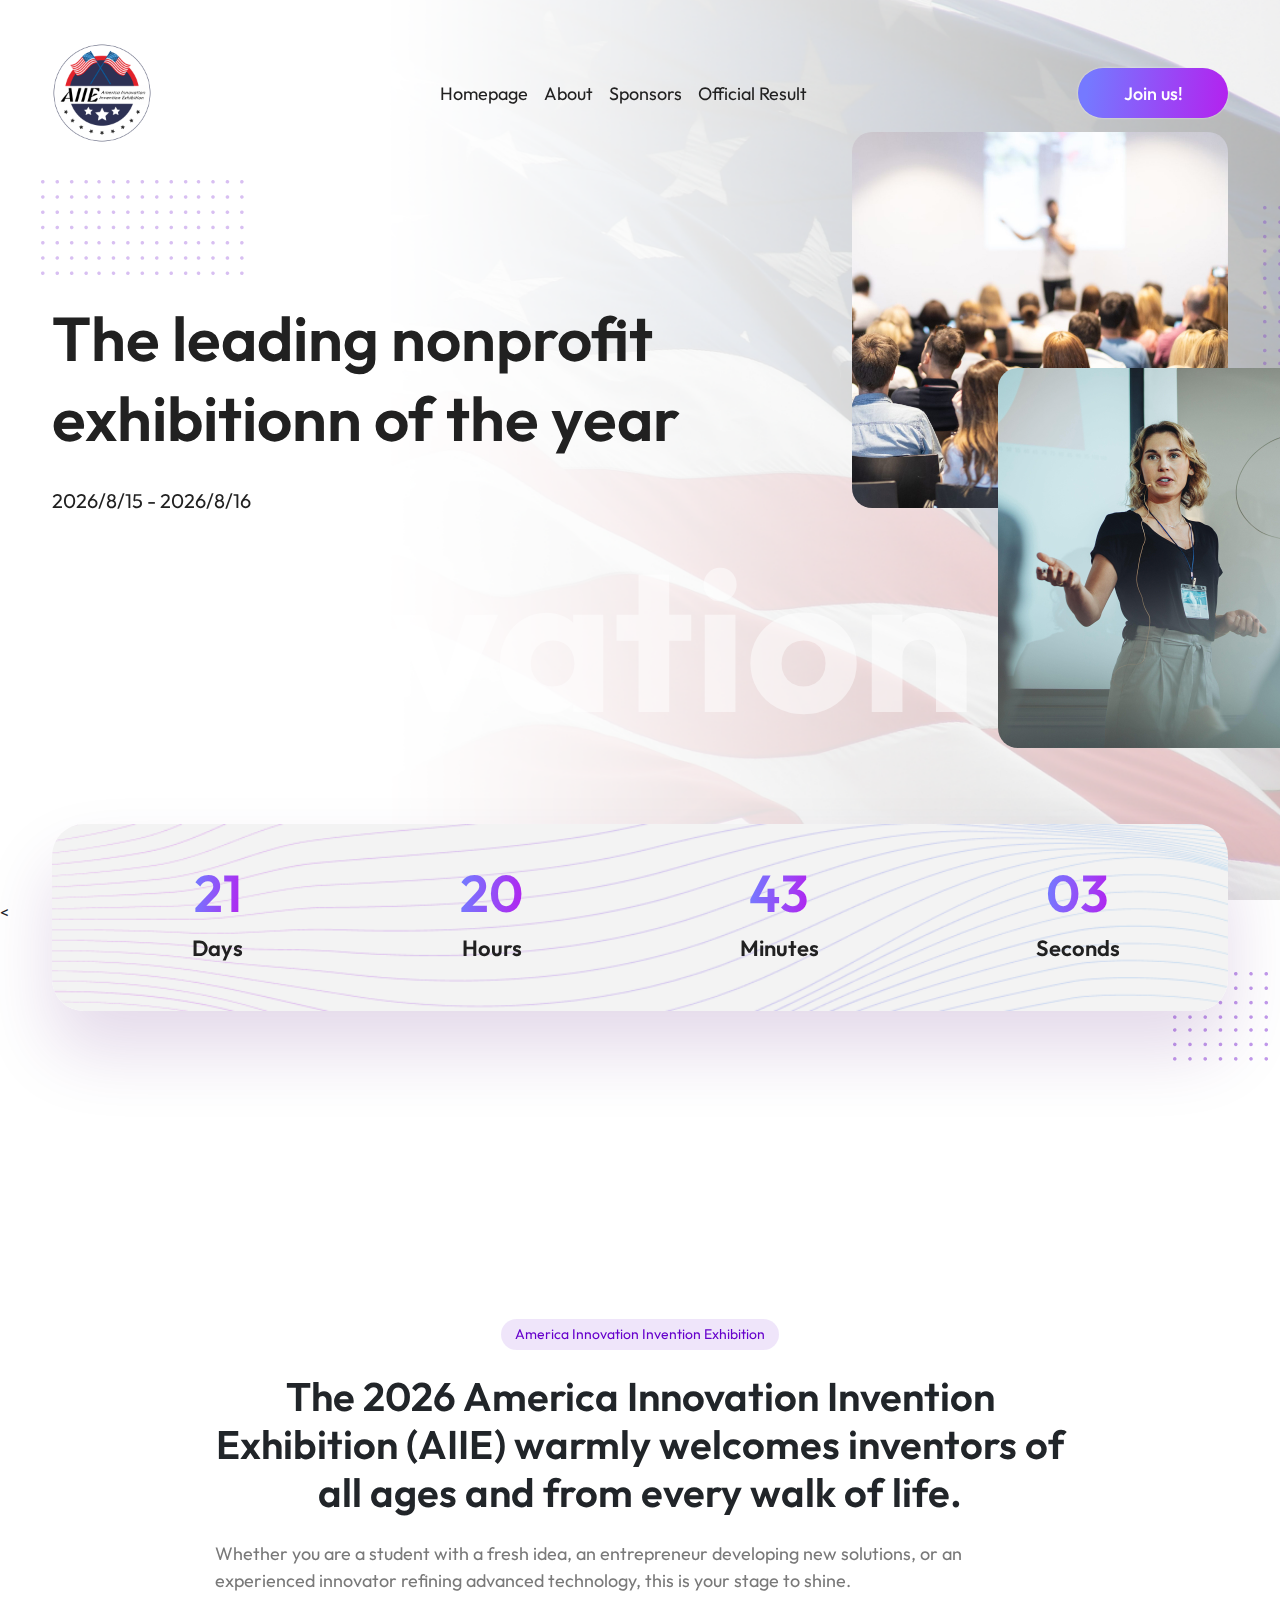
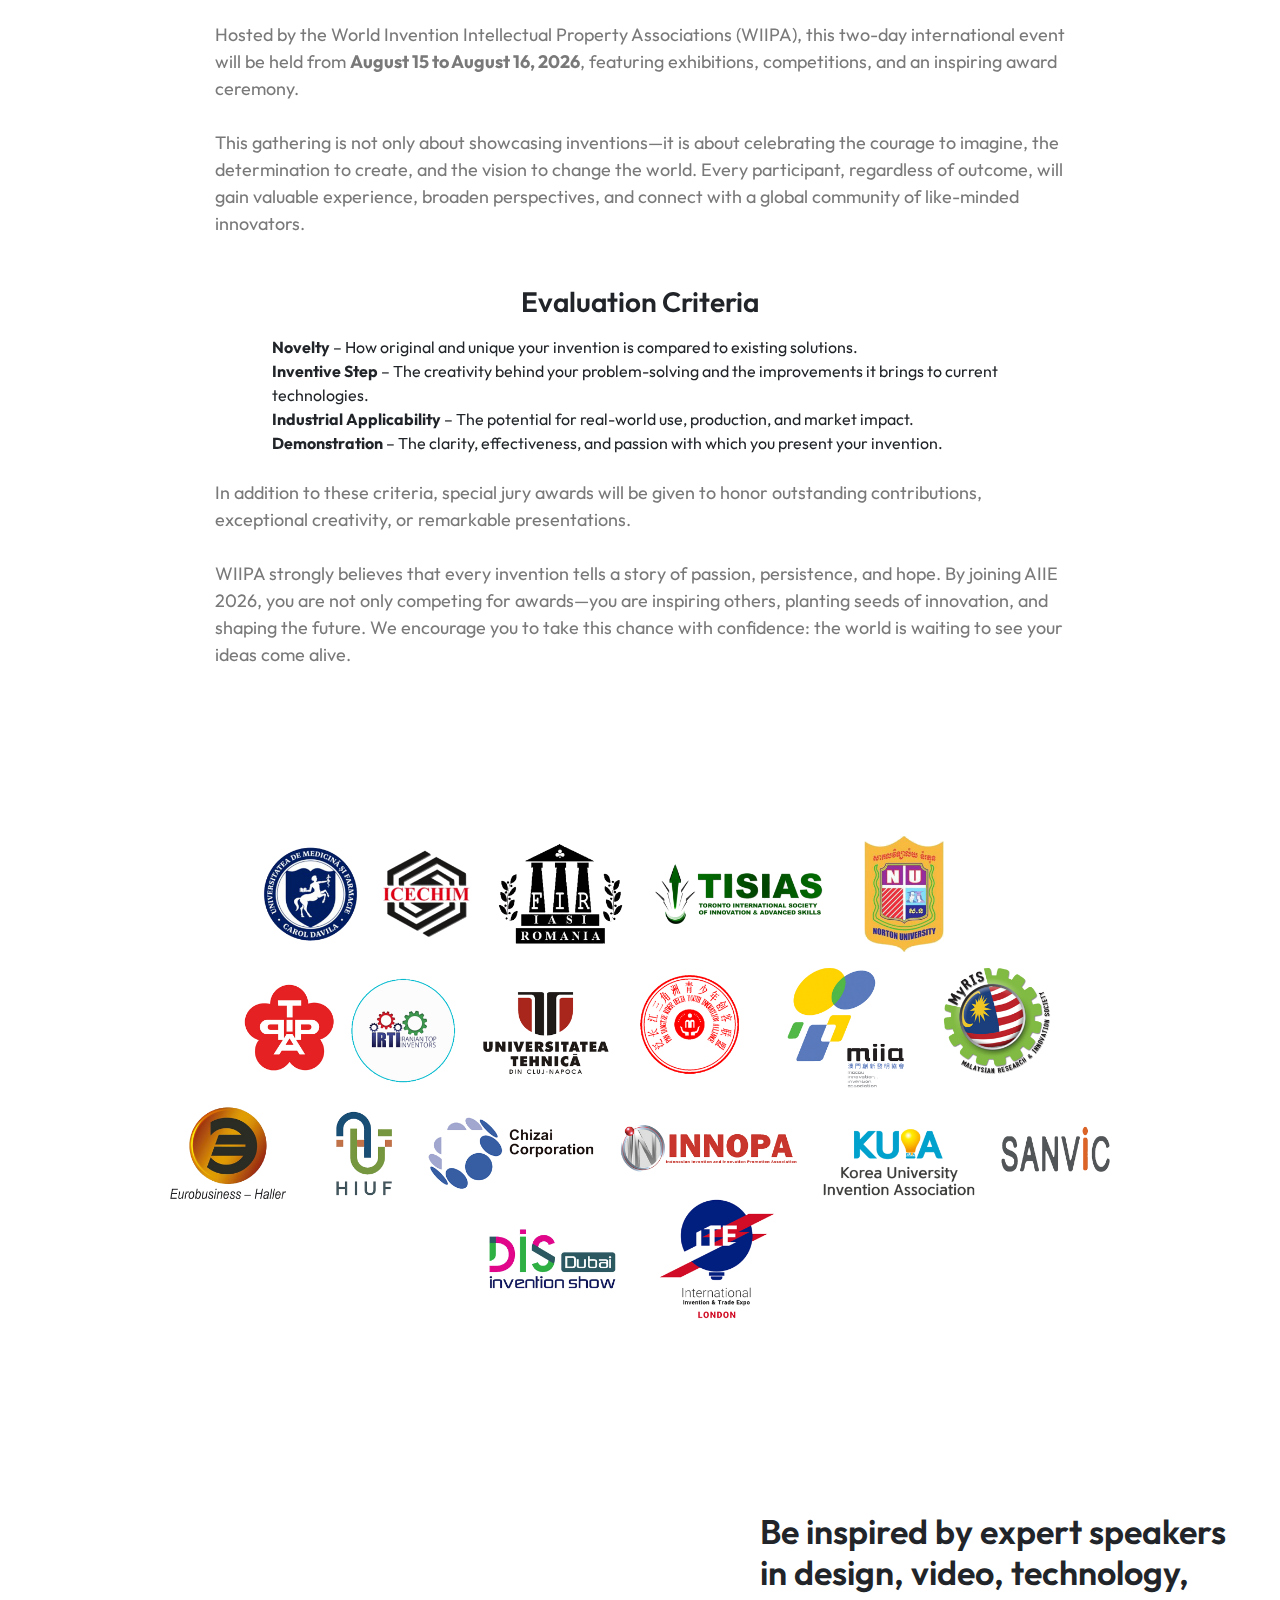
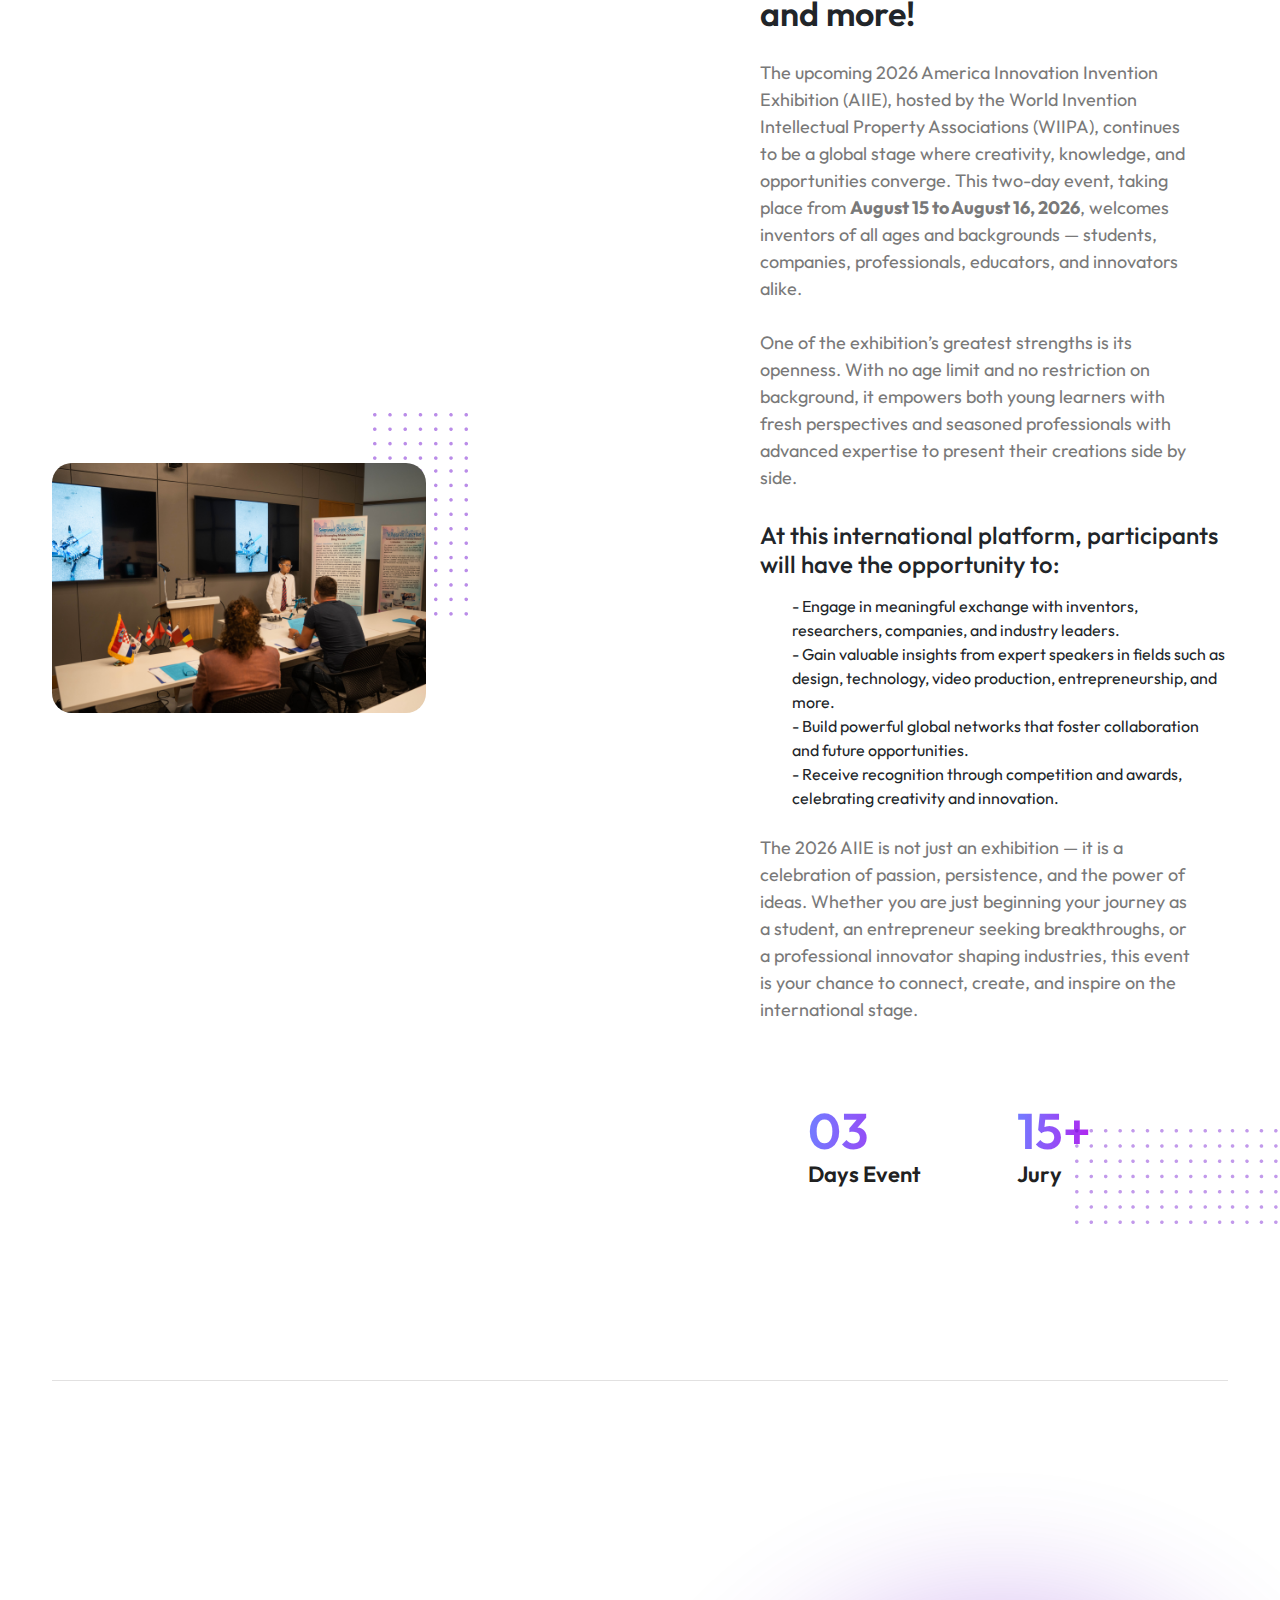
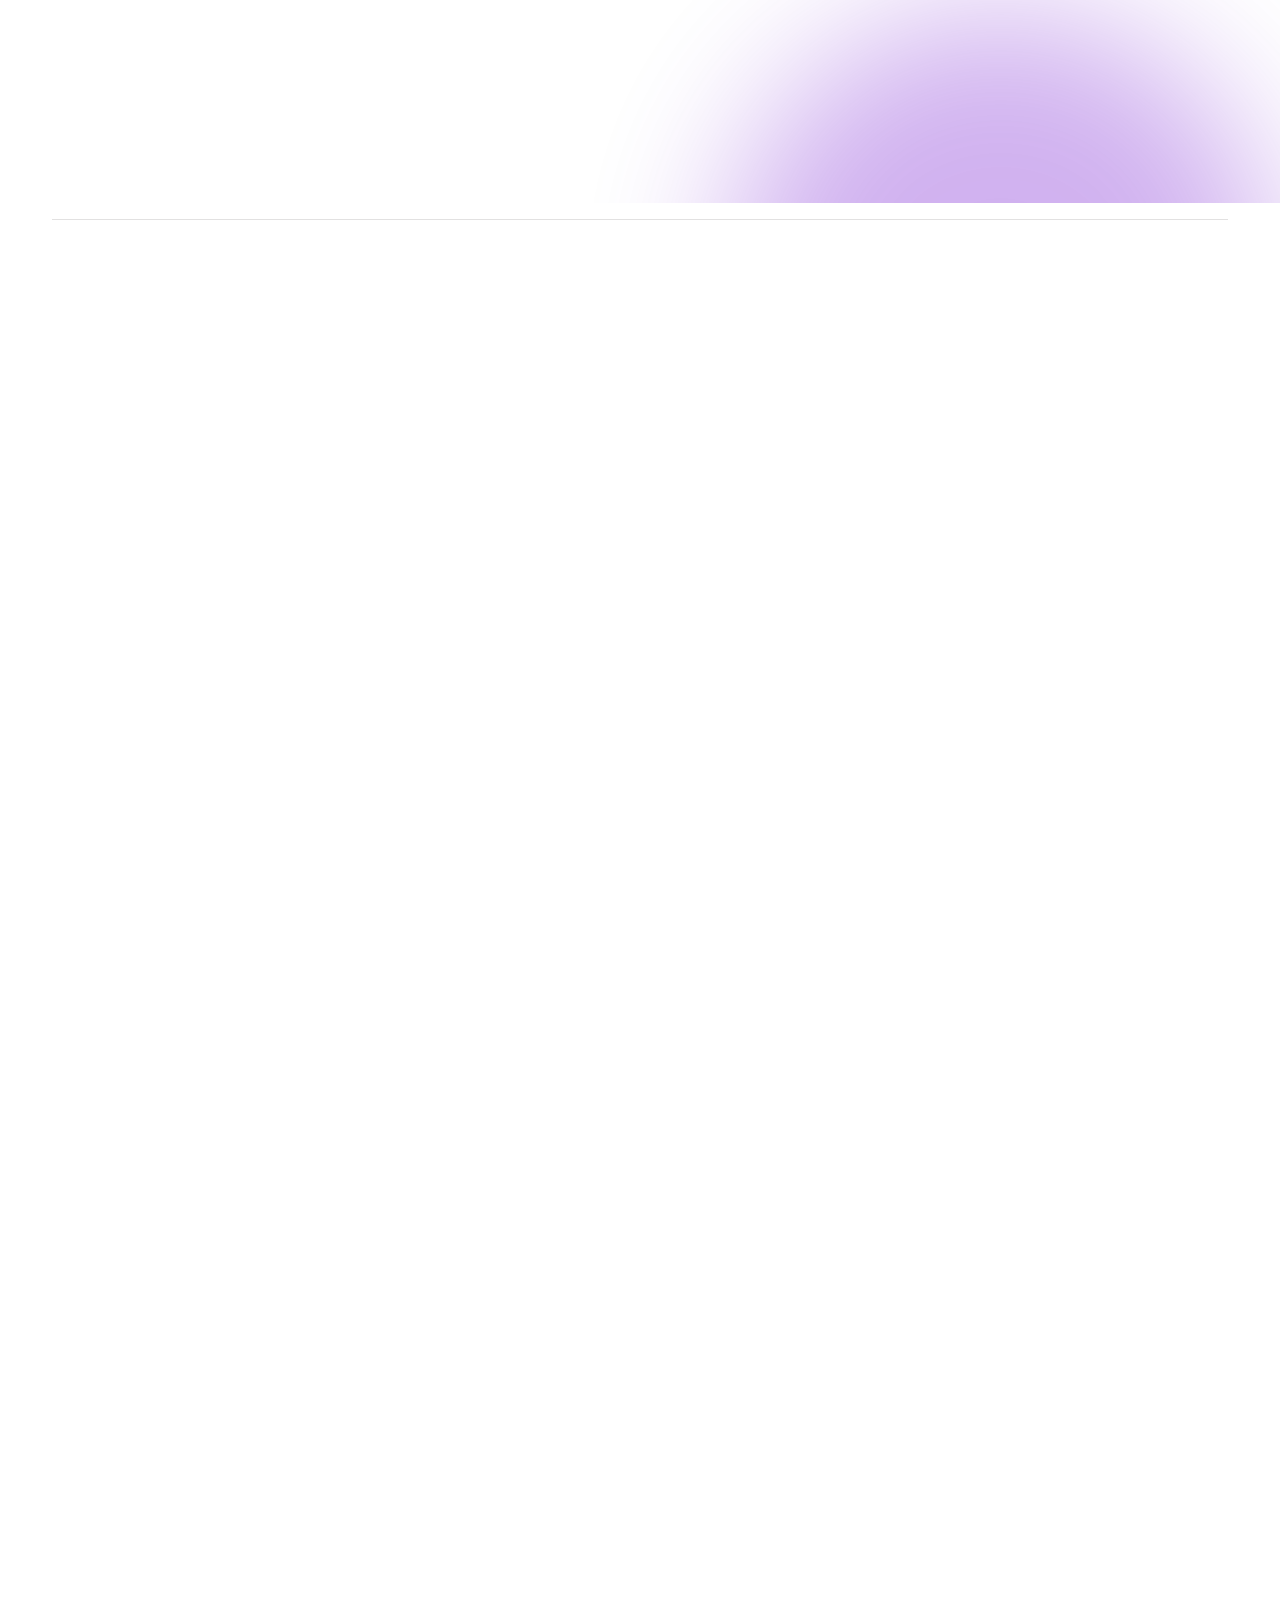
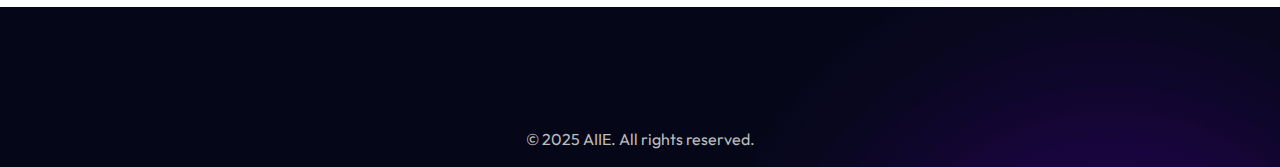
<file: index.html>
<!DOCTYPE html>
<html lang="en">
<head>
   <meta charset="UTF-8">
   <meta http-equiv="X-UA-Compatible" content="IE=edge">
   <meta name="viewport" content="width=device-width, initial-scale=1.0">
   <title>2025 America Innovation Invention Exhibition | Official Website</title>

   <!-- google font -->
   <link rel="preconnect" href="https://fonts.googleapis.com">
   <link rel="preconnect" href="https://fonts.gstatic.com" crossorigin>
   <link href="https://fonts.googleapis.com/css2?family=Outfit:wght@400;500;600;700;800&display=swap" rel="stylesheet">

   <!-- animation -->
   <link rel="stylesheet" href="https://unpkg.com/aos@next/dist/aos.css">
   <link rel="stylesheet" href="https://cdnjs.cloudflare.com/ajax/libs/animate.css/3.7.0/animate.min.css">

   <!-- magnific popup -->
   <link rel="stylesheet" href="assets/css/magnific-popup.css">

   <!-- font awesome -->
   <link rel="stylesheet" href="https://cdnjs.cloudflare.com/ajax/libs/font-awesome/6.1.2/css/all.min.css"
   integrity="sha512-1sCRPdkRXhBV2PBLUdRb4tMg1w2YPf37qatUFeS7zlBy7jJI8Lf4VHwWfZZfpXtYSLy85pkm9GaYVYMfw5BC1A=="
   crossorigin="anonymous" referrerpolicy="no-referrer">

   <!-- slik carousel -->
   <link rel="stylesheet" href="assets/css/slick-theme.css">
   <link rel="stylesheet" href="assets/css/slick.css">

   <!-- bootstrap -->
   <link rel="stylesheet" href="assets/css/bootstrap.min.css">

   <!-- css -->
   <link rel="stylesheet" href="assets/css/style.css">

</head>
<body>



   <div class="body-wrap">
      <!-- header area start -->
      <header class="header-area">
         <nav class="header-nav navbar fixed-top navbar-expand-lg position-absolute w-100">
            <div class="container header-nav-menu">
               <a class="navbar-brand" href="index.html">
                  <img src="assets/images/logo/logo.png" alt="Header Logo" width="100px">
               </a>

               <div class="collapse navbar-collapse d-none d-lg-block">
                  <ul class="navbar-nav m-auto">
                     <li class="nav-item">
                        <li class="nav-item">
                        <a href="index.html" class="nav-link py-3">Homepage</a>
                     </li>
                     <li class="nav-item">
                        <a href="#about" class="nav-link py-3">About</a>
                     </li>
                     <li class="nav-item">
                        <a href="#sponsors" class="nav-link py-3">Sponsors</a>
                     </li>
                     <li class="nav-item">
                        <a href="assets/files/2025_USA Result Final.pdf" class="nav-link py-3">Official Result</a>
                     </li>
					  </li>
				   </ul>
                  <div class="mode-and-button d-flex align-items-center">
                     <button class="header-btn custom-btn2">Join us!</button>
                  </div>
               </div>

               <!-- mobile menu -->
               <div class="mobile-view-header d-block d-lg-none d-flex gap-3 align-items-center">
                  <button class="header-btn custom-btn2">Join us!</button>

                  <a class="border rounded-1 py-1 px-2 bg-light" data-bs-toggle="offcanvas" href="#offcanvasExample" role="button" aria-controls="offcanvasExample">
                     <span class="navbar-toggler-icon nav-toggler-icon"></span>
                  </a>

                  <div class="offcanvas offcanvas-start" tabindex="-1" id="offcanvasExample" >
                     <div class="offcanvas-header">
                        <a class="navbar-brand" href="index.html">
                           <img src="assets/images/logo/logo.png" alt="Header Logo">
                        </a>
                        <button type="button" class="btn-close text-reset" data-bs-dismiss="offcanvas" aria-label="Close"></button>
                     </div>
                     <div class="offcanvas-body">
                        <div class="dropdown mt-3">
                           <ul class="navbar-nav m-auto">
                              <li class="nav-item">
                                 <a href="index.html" class="nav-link py-3">Homepages</a>
                              </li>
                              <li class="nav-item">
                                 <a href="#about" class="nav-link py-3">About</a>
                              </li>
                              <li class="nav-item">
                                 <a href="#sponsors" class="nav-link py-3">Sponsors</a>
                              </li>
                              <li class="nav-item">
                                 <a href="assets/files/2025_USA Result Final.pdf" class="nav-link py-3">Official Result</a>
                              </li>
                           </ul>
                        </div>
                     </div>
                  </div>
               </div>
               <!-- end mobile menu -->

            </div>
         </nav>

         <!-- hero sec start -->
         <section class="hero-sec"  style="background-image: url(assets/images/banner/group.png);">
            <div class="hero-slider-wrap">

               <div class="hero-slider-item overflow-hidden">
                  <div class="container">
                     <div class="row align-items-center">
                        <div class="col-lg-8 col-md-6 order-md-1 order-2">
                           <div class="slider-item-content-wrap">
                              <div class="item-content">
                                 <h3 class="item-title1">
                                    The leading nonprofit
                                    exhibitionn of the year
                                 </h3>
                                 <p class="item-sub">
                                    2026/8/15 - 2026/8/16
                                 </p>
                                 <div class="button-group">
                                 </div>
                                 <img src="assets/images/dots/dots.png" alt="Shadow Image" class="dots-1 opacity-50 img-moving-anim2">
                              </div>
                           </div>
                        </div>
                        <div class="col-lg-4 col-md-6 order-md-2 order-1">
                           <div class="item-image">
                              <div class="img-1 img-moving-anim1">
                                 <img src="assets/images/banner-slider/2.jpg" alt="Event template">
                              </div>
                              <div class="img-2 img-moving-anim2">
                                 <img src="assets/images/banner-slider/1.jpg" alt="Event template">
                              </div>
                              <img src="assets/images/dots/dots2.png" alt="Shadow Image" class="dots-2 img-moving-anim3">
                           </div>
                        </div>
                     </div>
                     <div class="highlight-text img-moving-anim4">
                        <strong class="big-title"><span class="text">Innovation</span></strong>
                     </div>
                  </div>
               </div>



            </div>
         </section>
         <!-- hero sec start -->
      </header>
      <!-- header area end -->


      <!-- info sec start -->
      <<div class="info-sec">
         <div class="container">
            <div class="info-countdown" style="background-image: url(assets/images/banner/bg.png);">
               <ul class="counter-box d-flex justify-content-around" data-countdown="2026/8/15">
               </ul>
               <div class="dots img-moving-anim2">
                  <img src="assets/images/dots/dots3.png" alt="Shadow Image">
               </div>
            </div>
            <div class="information-area">
               <center><div class="row g-4">
                  <div class="col-md-6 col-lg-4" data-aos="fade-up" data-aos-duration="600">
                     <div class="mail">
                        <div class="icon"><img src="assets/images/icon/mail.svg" alt="Mail"></div>
                        <a href="#" class="mail-link">wiipa@aiie.us</a>
                     </div>
                  </div>
                  <div class="col-md-6 col-lg-4" data-aos="fade-up" data-aos-duration="800">
                     <div class="location">
                        <div class="icon"><img src="assets/images/icon/map-pin.svg" alt="Map"></div>
                        <a href="#" class="location-link">America</a>
                     </div>
                  </div>
               </div></center>
            </div>
         </div>
      </div>
      <!-- info sec end -->

      <!-- about sec start -->
      <section id="about" class="about-sec">
         <div class="container">
            <div class="section-head col-xl-9 m-auto text-center mb-5">
              <span class="label">America Innovation Invention Exhibition</span>
<h1 class="title mb-4">
The 2026 America Innovation Invention Exhibition (AIIE) warmly welcomes inventors of all ages and from every walk of life.
</h1>
<p class="desc text-start px-3">
Whether you are a student with a fresh idea, an entrepreneur developing new solutions, or an experienced innovator refining advanced technology, this is your stage to shine.<br><br>
Hosted by the World Invention Intellectual Property Associations (WIIPA), this two-day international event will be held from <strong>August 15 to August 16, 2026</strong>, featuring exhibitions, competitions, and an inspiring award ceremony.<br><br>
This gathering is not only about showcasing inventions—it is about celebrating the courage to imagine, the determination to create, and the vision to change the world. Every participant, regardless of outcome, will gain valuable experience, broaden perspectives, and connect with a global community of like-minded innovators.
</p>
<h3 class="mt-5 mb-3">Evaluation Criteria</h3>
<ul class="text-start mx-auto" style="max-width:800px;">
<li><strong>Novelty</strong> – How original and unique your invention is compared to existing solutions.</li>
<li><strong>Inventive Step</strong> – The creativity behind your problem-solving and the improvements it brings to current technologies.</li>
<li><strong>Industrial Applicability</strong> – The potential for real-world use, production, and market impact.</li>
<li><strong>Demonstration</strong> – The clarity, effectiveness, and passion with which you present your invention.</li>
</ul>
<p class="desc text-start px-3 mt-4">
In addition to these criteria, special jury awards will be given to honor outstanding contributions, exceptional creativity, or remarkable presentations.<br><br>
WIIPA strongly believes that every invention tells a story of passion, persistence, and hope. By joining AIIE 2026, you are not only competing for awards—you are inspiring others, planting seeds of innovation, and shaping the future. We encourage you to take this chance with confidence: the world is waiting to see your ideas come alive.
</p>
            </div>
         </div>
      </section>
      <!-- about sec end -->



      <!-- brand sec start -->
      <div id="sponsors" class="brand-sec">
         <center><div class="container">
         <img src="assets/images/brand/partner.png" width="80%" alt="Brand Image 1">
         </div></center>
      </div>
      <!-- brand sec end -->

      <!-- video sec start -->
      <section class="video-sec" data-src="assets/images/banner/home-conference-video-bg.svg" data-parallax>
         <div class="container">
            <div class="row align-items-center">
               <div class="col-lg-6">
                  <div class="video-wrap">
                     <div class="video-image img-moving-anim1">
                        <img src="assets/images/photo/DSC09157-78.jpg" alt="Video Image 1">
                     </div>
                     <div class="dots img-moving-anim2">
                        <img src="assets/images/dots/dots6.png" alt="Shadow Image">
                     </div>
                  </div>
               </div>
               <div class="col-lg-6">
                  <div class="video-content-wrap">
                    <h2 class="title mb-4">
Be inspired by expert speakers in design, video, technology, and more!
</h2>
<p class="desc text-start">
The upcoming 2026 America Innovation Invention Exhibition (AIIE), hosted by the World Invention Intellectual Property Associations (WIIPA), continues to be a global stage where creativity, knowledge, and opportunities converge. This two-day event, taking place from <strong>August 15 to August 16, 2026</strong>, welcomes inventors of all ages and backgrounds — students, companies, professionals, educators, and innovators alike.<br><br>
One of the exhibition’s greatest strengths is its openness. With no age limit and no restriction on background, it empowers both young learners with fresh perspectives and seasoned professionals with advanced expertise to present their creations side by side.
</p>
<h4 class="mt-4 mb-3">At this international platform, participants will have the opportunity to:</h4>
<ul class="text-start">
<li>- Engage in meaningful exchange with inventors, researchers, companies, and industry leaders.</li>
<li>- Gain valuable insights from expert speakers in fields such as design, technology, video production, entrepreneurship, and more.</li>
<li>- Build powerful global networks that foster collaboration and future opportunities.</li>
<li>- Receive recognition through competition and awards, celebrating creativity and innovation.</li>
</ul>
<p class="desc text-start mt-4">
The 2026 AIIE is not just an exhibition — it is a celebration of passion, persistence, and the power of ideas. Whether you are just beginning your journey as a student, an entrepreneur seeking breakthroughs, or a professional innovator shaping industries, this event is your chance to connect, create, and inspire on the international stage.
</p>
                     <div class="management d-flex">
                        <h3 class="event count-block p-lg-5 p-3"><span>03</span>Days Event</h3>
                        <h3 class="speakers count-block p-lg-5 p-3"><span>15+</span>Jury</h3>
                     </div>
                     <div class="dots img-moving-anim3">
                        <img src="assets/images/dots/dots7.png" alt="Shadow Image">
                     </div>
                  </div>
               </div>
            </div>
         </div>
      </section>
      <!-- video sec end -->


      <div class="container">
         <hr>
      </div>
      <!-- cta sec start-->
      <section class="cta-sec">
         <div class="container">
            <div class="cta-content-wrap text-center" data-aos="fade-right" data-aos-duration="1000">
               <h2 class="cta-title  m-auto mb-4 mx-5">
                  Join us for Eventor Collaborative
               </h2>
               <p class="desc mb-5">
                   Thank you very much for your continued support and we hope to get your
valuable presence in this momentous event for another milestone in the world of invention exhibition.
               </p>
               <div class="dots">
                  <img src="assets/images/dots/dots9.png" alt="Shadow Image" class="cta-dots-1 img-moving-anim1">
                  <img src="assets/images/dots/dots10.png" alt="Shadow Image" class="cta-dots-2 img-moving-anim2">
               </div>
            </div>
         </div>
         <div class="shape">
            <img src="assets/images/shape/4.svg" alt="Shape">
         </div>
      </section>
      <!-- cta sec end-->

	<div class="container">
         <hr>
      </div>

	<!-- gallery sec start -->
      <section class="gallery-sec" data-aos="fade-up" data-aos-duration="1200">
         <div class="container-fluid">
         <div class="col-xl-8 section-head text-center m-auto mb-5">
            <span class="label">Gallery</span>
            <h2 class="title ">
               Photos from the Event
            </h2>
         </div>

         <center><div class="image-gallery-wrap zoom-gallery d-flex align-items-center">

            <div class="row g-4">
               <div class="col-md-6 col-lg-4">
                  <div class="image-gallery-item" data-aos="fade-up" data-aos-duration="1000">
                     <a class="item-thumb" href="assets/images/photo/DSC09278-124.jpg">
                        <img src="assets/images/photo/DSC09278-124.jpg" alt="Image Gallery 1">
                     </a>

                  </div>
               </div>
               <div class="col-md-6 col-lg-4">
                  <div class="image-gallery-item" data-aos="fade-up" data-aos-duration="800">
                     <a class="item-thumb" href="assets/images/photo/DSC09684-285.jpg">
                        <img src="assets/images/photo/DSC09684-285.jpg" alt="Image Gallery 2">
                     </a>
                  </div>
               </div>
				<div class="col-md-6 col-lg-4">
                  <div class="image-gallery-item" data-aos="fade-up" data-aos-duration="1000">
                     <a class="item-thumb" href="assets/images/photo/DSC09333-147.jpg">
                        <img src="assets/images/photo/DSC09333-147.jpg" alt="Image Gallery 1">
                     </a>

                  </div>
               </div>
            </div>
         </div></center>
      </div>
      </section>
      <!-- gallery sec end -->


      <!-- contact sec start -->
      <section class="contact-sec" data-aos="zoom-in" data-aos-duration="1000">
         <div class="container">
            <div class="col-xl-5 section-head text-center m-auto mb-5">
               <span class="label">Contact us</span>
               <h2 class="title mx-2">
                  We are here when you need us.
                  Need immediate assistance?
               </h2>
            </div>
            <div class="contact-wrap bg-none p-0">
               <div class="dots">
                  <img src="assets/images/dots/dots13.png" alt="Shadow Image" class="contact-dots-1 img-moving-anim2">
               </div>
               <div class="contact-wrap row py-4 px-3 contact align-items-center m-0">
                  <div class="col-lg-4">
                     <div class="contact-thumb-wrap" style="background-image: url(assets/images/banner/contact-bg.png);">
                        <div class="contact-content">
                           <h5 class="title text-white">Contact Us</h5>
                           <p class="desc">
                              Get in touch and let us know how
                              we can help.
                           </p>
                           <div class="info">
                              <a class="icon d-block mb-3">
                                 <img src="assets/images/icon/mail1.svg" alt="Mail" style="color: #fff;"> wiipa@aiie.us
                              </a>
                              <a class="location d-block mb-3">
                                 <img src="assets/images/icon/map-pin2.svg" alt="Map"> San Diego.CA
                              </a>

                           </div>
                        </div>
                     </div>
                  </div>
                  <div class="col-lg-8 mt-4 mt-lg-0">
                     <form class="contact-form">
                        <div class="row gy-3">
                           <div class="col-lg-6">
                              <label for="exampleFormControlInput1" class="form-label">First Name</label>
                              <input type="text" class="form-control" id="exampleFormControlInput1" placeholder="Your First Name" required>
                           </div>
                           <div class="col-lg-6">
                              <label for="exampleFormControlInput2" class="form-label">Last Name</label>
                              <input type="text" class="form-control" id="exampleFormControlInput2" placeholder="Your Last Name" required>
                           </div>
                           <div class="col-lg-6">
                              <label for="exampleFormControlInput3" class="form-label">Email address</label>
                              <input type="email" class="form-control" id="exampleFormControlInput3" placeholder="Enter Email" required>
                           </div>
                           <div class="col-lg-6">
                              <label for="exampleFormControlInput4" class="form-label">Subject</label>
                              <input type="text" class="form-control" id="exampleFormControlInput4" placeholder="Enter Subject" required>
                           </div>
                        </div>
                        <div class="mb-3">

                        </div>
                        <div class="text-area col-12 mb-3">
                           <label for="exampleFormControlTextarea1" class="form-label">Textarea</label>
                           <textarea class="form-control" id="exampleFormControlTextarea1" rows="3" placeholder="Enter Your Comment" ></textarea>
                        </div>
                        <button class="custom-btn2" type="button" onclick="window.location.href='mailto:wiipa@aiie.us'">Submit</button>
                     </form>
                  </div>
               </div>

               <div class="dots">
                  <img src="assets/images/dots/dots14.png" alt="Shadow Image" class="contact-dots-2 img-moving-anim3">
               </div>
            </div>
         </div>
      </section>


      <!-- footer area start -->
      <footer class="footer-area" style="background-image: url(assets/images/banner/Footer.png);">
         <div class="container">
            <div class="footer-top">
            </div>

            <div class="footer-copyright-area text-center pb-3">
               <span>© 2025 AIIE. All rights reserved.</span>
            </div>
         </div>
      </footer>
      <!-- footer area end -->




      <!-- Modal -->
      <div class="modal fade popup-modal" id="staticBackdrop" data-bs-backdrop="static" data-bs-keyboard="false" tabindex="-1" aria-hidden="true">
         <div class="modal-dialog modal-lg popup-dialogue modal-dialog-centered">
            <div class="modal-content popup-content p-4 bg-white">
               <button type="button" class="btn btn-secondary  ms-auto" data-bs-dismiss="modal"><i class="fa-solid fa-xmark"></i></button>

               <div class="modal-body popup-body">
                  <iframe width="100%" height="400" src="https://www.youtube.com/embed/1dtzSRlfBDk" allow="accelerometer; autoplay; clipboard-write; encrypted-media; gyroscope; picture-in-picture" allowfullscreen></iframe>
               </div>

            </div>
         </div>
      </div>

      <!-- Button trigger modal -->

      <!-- Modal 2 -->
      <div class="modal  popup-box fade" id="exampleModal" tabindex="-1" aria-hidden="true">
         <div class="modal-dialog popup-box-dialog modal-dialog-centered">
            <div class="modal-content popup-box-content">
               <div class="popup-card" style="width:100%">
                  <button type="button" class="btn popup2-btn  ms-auto" data-bs-dismiss="modal"><i class="fa-solid fa-xmark"></i></button>
                  <img src="assets/images/popup.png" class="card-img-top" alt="popup-bg">
                  <div class="card-body popup-card-body">
                     <div class="popup-title-area">
                        <p class="popup-sub">October 2, 2023</p>
                        <h5 class="card-title popup-title">Virtual sessions. Eventor Live@MAX</h5>
                     </div>
                     <a href="#" class="btn popup-play" data-bs-toggle="modal" data-bs-target="#staticBackdrop"><i class="fa-solid fa-play"></i></a>
                  </div>

                     <div id="eventbrite-widget-container-443112520477"></div>

                     <script src="https://www.eventbrite.com/static/widgets/eb_widgets.js"></script>

                     <script type="text/javascript">
                        var exampleCallback = function() {
                           console.log('Order complete!');
                        };

                        window.EBWidgets.createWidget({
                           // Required
                           widgetType: 'checkout',
                           eventId: '443112520477',
                           iframeContainerId: 'eventbrite-widget-container-443112520477',

                           // Optional
                           iframeContainerHeight: 425,  // Widget height in pixels. Defaults to a minimum of 425px if not provided
                           onOrderComplete: exampleCallback  // Method called when an order has successfully completed
                        });
                     </script>

               </div>
            </div>
         </div>
      </div>



   </div>
   <!-- jquery -->
   <script src="assets/js/jquery.min.js"></script>
   <script src="assets/js/jquery.countdown.min.js"></script>

   <!-- animation -->
   <script src="https://unpkg.com/aos@next/dist/aos.js"></script>

   <!-- magnific popup -->
   <script src="assets/js/jquery.magnific-popup.min.js"></script>

   <!-- bootstrap -->
   <script src="assets/js/bootstrap.min.js"></script>

   <!-- slick -->
   <script src="assets/js/slick.min.js"></script>

   <!-- parallax js -->
   <script src="assets/js/parallax.min.js"></script>

   <!-- javaScript -->
   <script src="assets/js/main.js"></script>

   <!-- color switch -->
   <script src="color-switch/switch.js"></script>


</body>
</html>
</file>
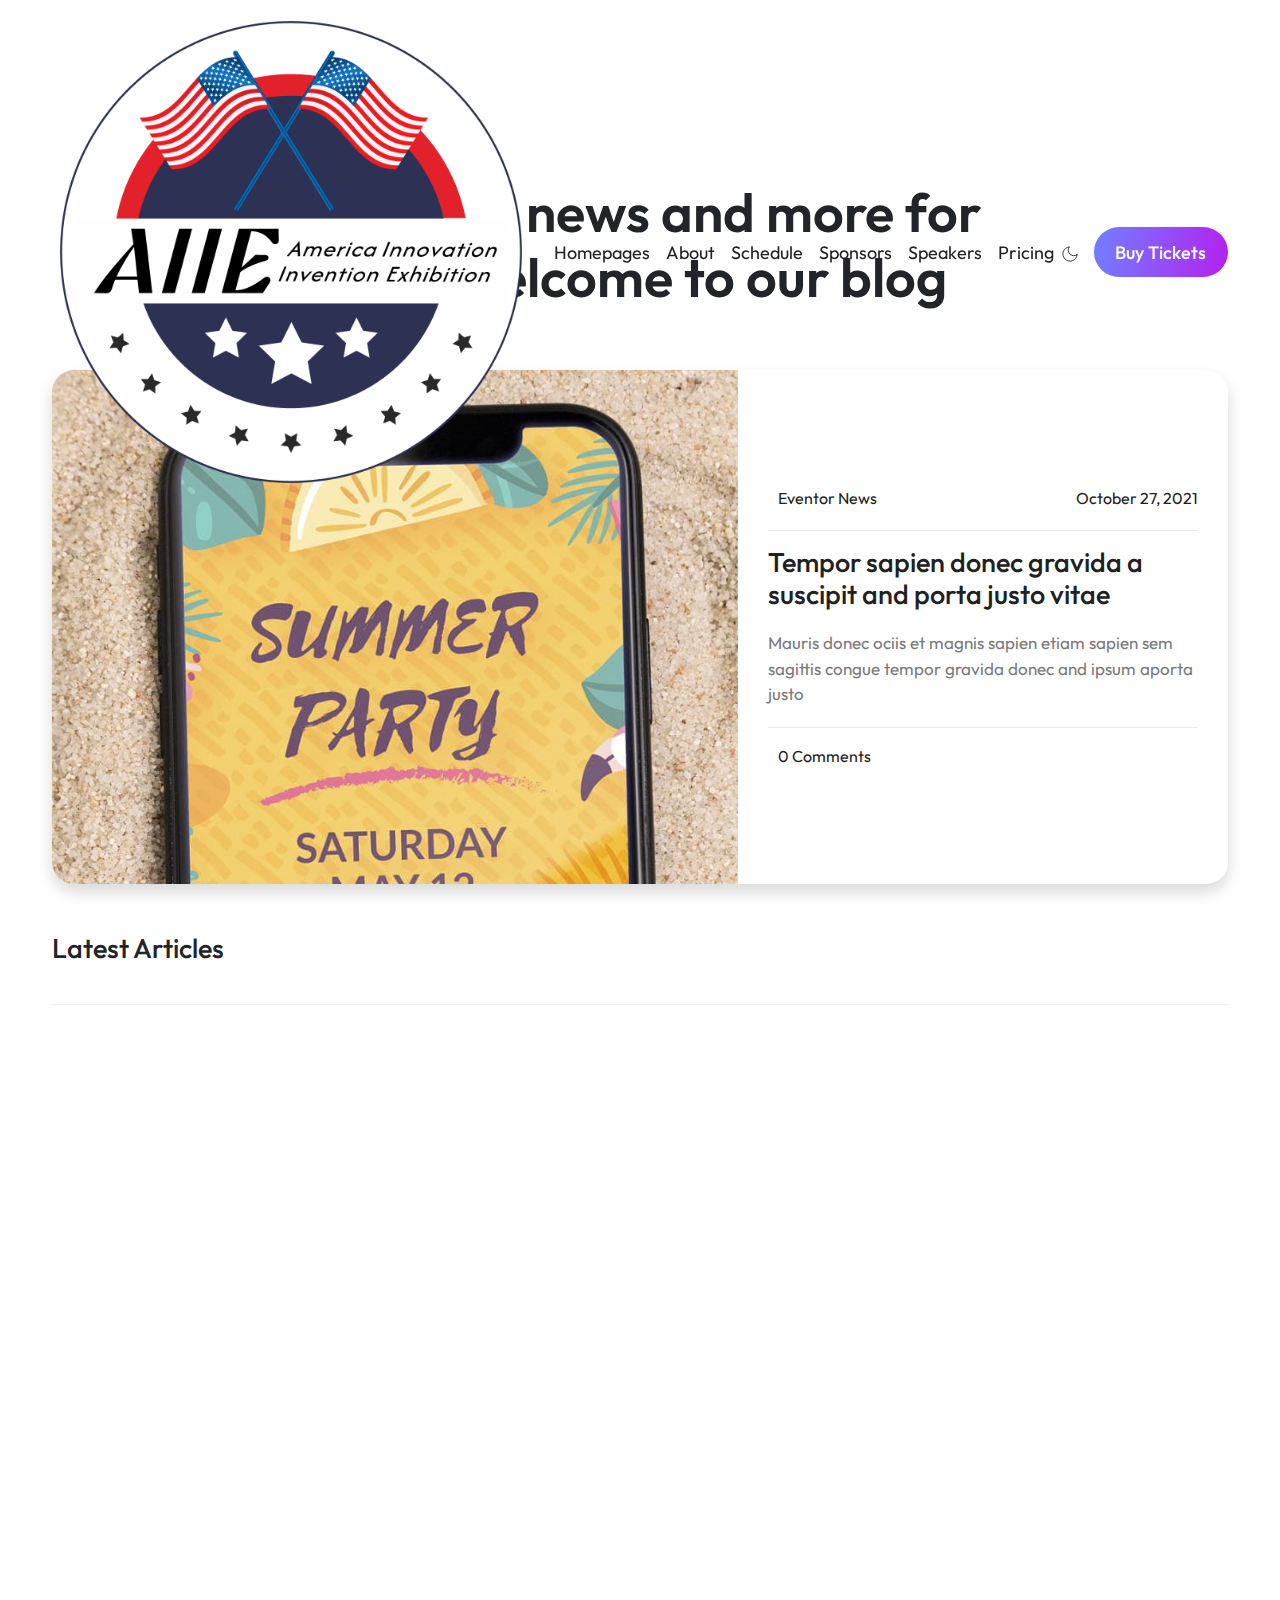
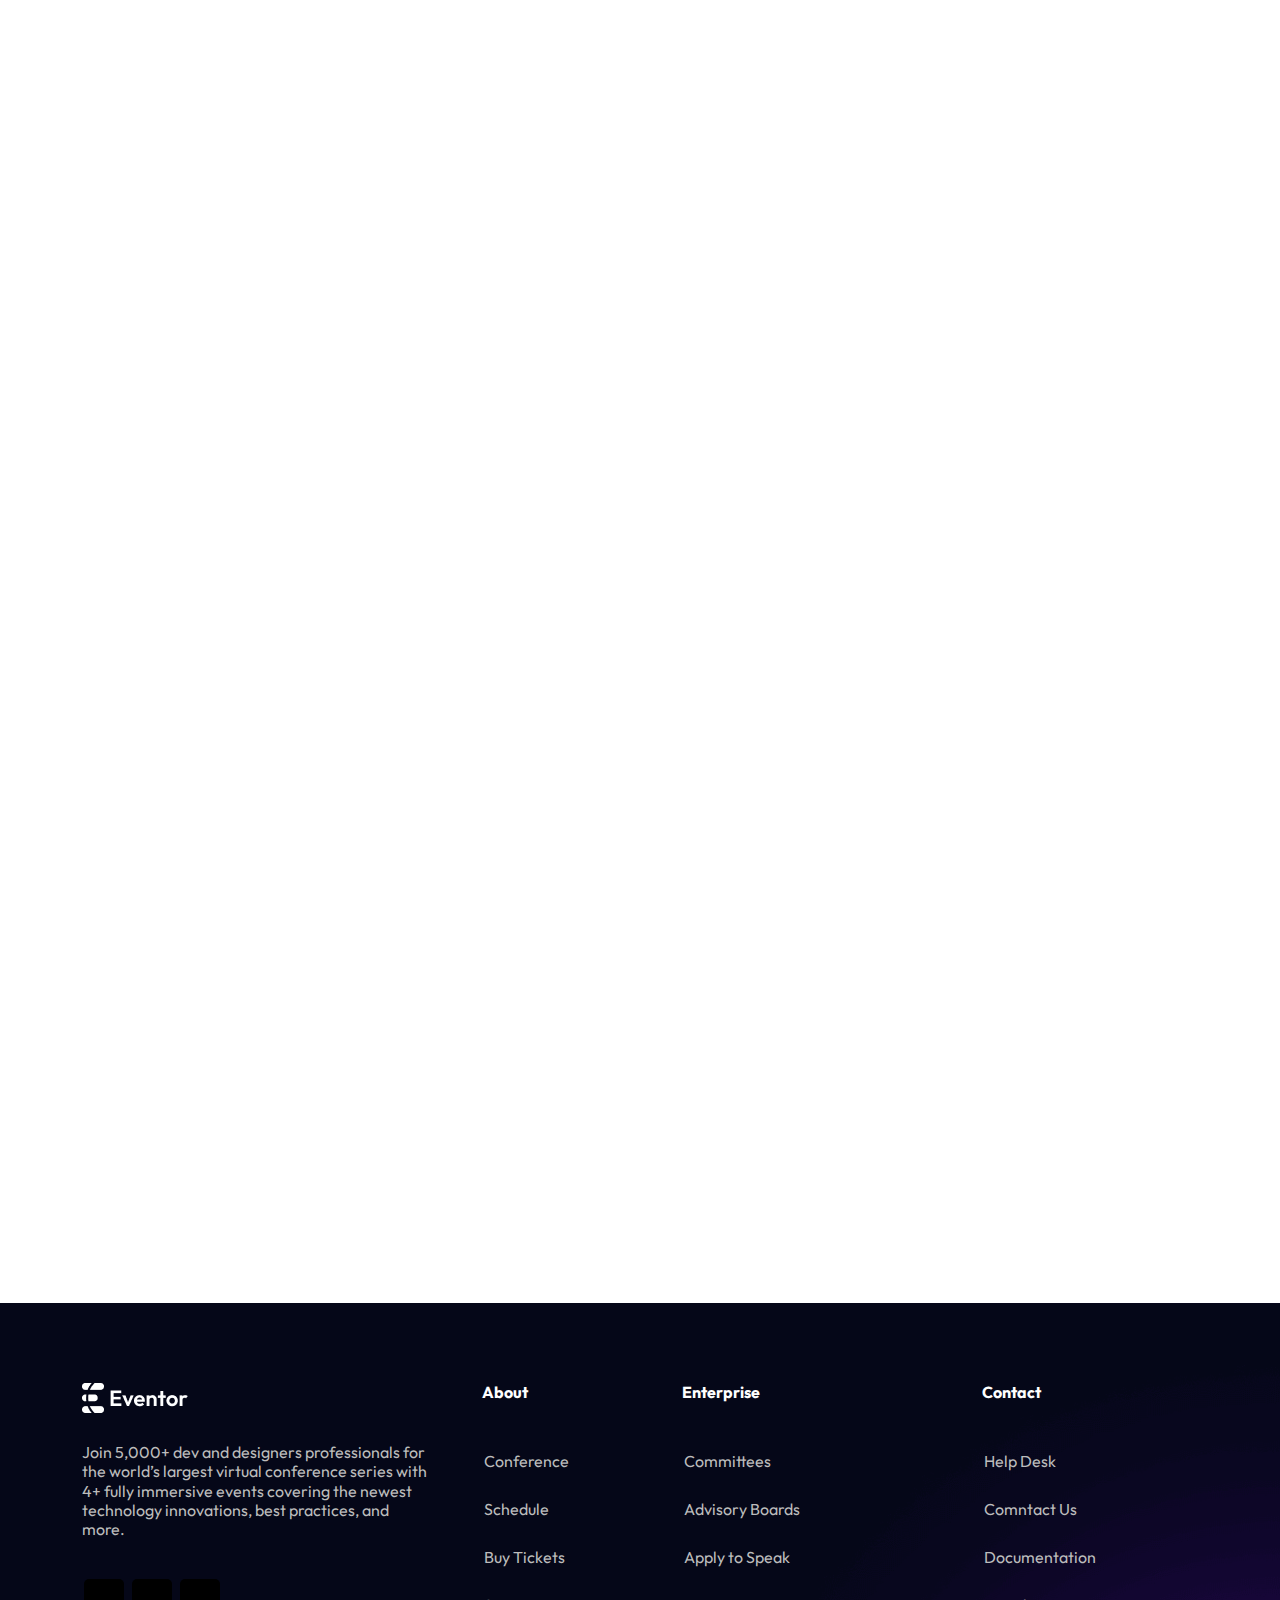
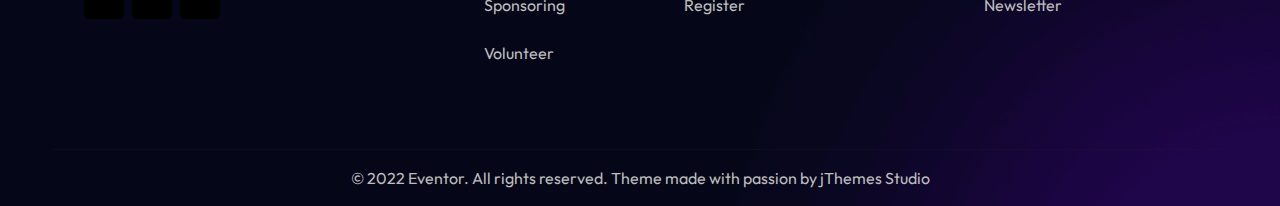
<file: blog.html>
<!DOCTYPE html>
<html lang="en">
<head>
   <meta charset="UTF-8">
   <meta http-equiv="X-UA-Compatible" content="IE=edge">
   <meta name="viewport" content="width=device-width, initial-scale=1.0">
   <title>Our Blog</title>
   
   <!-- google font -->
   <link rel="preconnect" href="https://fonts.googleapis.com">
   <link rel="preconnect" href="https://fonts.gstatic.com" crossorigin>
   <link href="https://fonts.googleapis.com/css2?family=Anton&family=Dancing+Script&family=Outfit:wght@400;500;600;700;800&display=swap" rel="stylesheet">
   
   <!-- animation -->
   <link rel="stylesheet" href="https://unpkg.com/aos@next/dist/aos.css">
   <link rel="stylesheet" href="https://cdnjs.cloudflare.com/ajax/libs/animate.css/3.7.0/animate.min.css">
   
   <!-- magnific popup -->
   <link rel="stylesheet" href="assets/css/magnific-popup.css">
   
   <!-- font awesome -->
   <link rel="stylesheet" href="https://cdnjs.cloudflare.com/ajax/libs/font-awesome/6.1.2/css/all.min.css"
   integrity="sha512-1sCRPdkRXhBV2PBLUdRb4tMg1w2YPf37qatUFeS7zlBy7jJI8Lf4VHwWfZZfpXtYSLy85pkm9GaYVYMfw5BC1A=="
   crossorigin="anonymous" referrerpolicy="no-referrer">
   
   <!-- slik carousel -->
   <link rel="stylesheet" href="assets/css/slick-theme.css">
   <link rel="stylesheet" href="assets/css/slick.css">
   
   <!-- bootstrap -->
   <link rel="stylesheet" href="assets/css/bootstrap.min.css">
   
   <!-- css -->
   <link rel="stylesheet" href="assets/css/style.css">
   
</head>
<body>
   <div class="body-wrap blog-page">
      <!-- header area start -->
      <header class="header-area d-block">
         <nav class="header-nav header-nav-2 navbar fixed-top navbar-expand-lg position-absolute w-100">
            <div class="container header-nav-menu">
               <a class="navbar-brand" href="index.html">
                  <img src="assets/images/logo/logo.png" alt="Header Logo">
               </a>
               
               <div class="collapse navbar-collapse d-none d-lg-block">
                  <ul class="navbar-nav m-auto">
                     <li class="nav-item">
                        <a href="index.html" class="nav-link py-3">Homepages</a>
                        <div class="drop-down">
                           <div class="row drop-down-wrap g-0">
                              <div class="col-7">
                                 <ul class="drop-down-menu">
                                    <li class="dropdown-item d-flex align-items-center">
                                       <div class="item-icon">
                                          <img src="assets/images/icon/icon.svg" alt="icon Images">
                                       </div>
                                       <a href="index.html" class="item-content">
                                          <h5 class="item-title">Homepage Conference</h5>
                                          <span class="item-sub">Sessions Overview</span>
                                       </a>
                                    </li>
                                    <li class="dropdown-item d-flex align-items-center">
                                       <div class="item-icon">
                                          <img src="assets/images/icon/icon2.svg" alt="icon Images">
                                       </div>
                                       <a href="index-music.html" class="item-content">
                                          <h5 class="item-title">Homepage Music</h5>
                                          <span class="item-sub">Sessions Overview</span>
                                       </a>
                                    </li>
                                    <li class="dropdown-item d-flex align-items-center">
                                       <div class="item-icon">
                                          <img src="assets/images/icon/icon3.svg" alt="icon Images">
                                       </div>
                                       <a href="index-eventbrite.html" class="item-content">
                                          <h5 class="item-title">Homepage Eventbrite</h5>
                                          <span class="item-sub">Sessions Overview</span>
                                       </a>
                                    </li>
                                    <li class="dropdown-item d-flex align-items-center">
                                       <div class="item-icon">
                                          <img src="assets/images/icon/icon4.svg" alt="icon Images">
                                       </div>
                                       <a href="index-dark.html" class="item-content">
                                          <h5 class="item-title">Homepage Dark</h5>
                                          <span class="item-sub">Sessions Overview</span>
                                       </a>
                                    </li>
                                 </ul>
                              </div>
                              <div class="col-5">
                                 <div class="dropdown-thumb position-relative" style="background-image: url(assets/images/banner/home-conference-dropdown-bg.jpg);">
                                    <a class="dropdown-sub position-absolute" href="#">Register Now</span>
                                 </div>
                              </div>
                           </div>
                        </div>
                     </li>
                     <li class="nav-item">
                        <a href="#about" class="nav-link py-3">About</a>
                     </li>
                     <li class="nav-item">
                        <a href="#schedule" class="nav-link py-3">Schedule</a>
                     </li>
                     <li class="nav-item">
                        <a href="#sponsors" class="nav-link py-3">Sponsors</a>
                     </li>
                     <li class="nav-item">
                        <a href="#speakers" class="nav-link py-3">Speakers</a>
                     </li>
                     <li class="nav-item">
                        <a href="#pricing" class="nav-link py-3">Pricing</a>
                     </li>
                  </ul>
                  <div class="mode-and-button d-flex align-items-center">
                     <div class="mode me-md-3">
                        <img src="assets/images/icon/sun.svg" alt="Sun" class="fa-sun" style="display: none;">
                        <img src="assets/images/icon/moon.svg" alt="Moon" class="fa-moon">
                     </div>
                     <button class="header-btn custom-btn2" data-bs-toggle="modal" data-bs-target="#exampleModal">Buy Tickets</button>
                  </div>
               </div>

               <!-- mobile menu -->
               <div class="mobile-view-header d-block d-lg-none d-flex gap-3 align-items-center">
                  <div class="mode me-3">
                     <img src="assets/images/icon/sun.svg" alt="Sun" class="fa-sun" style="display: none;">
                     <img src="assets/images/icon/moon.svg" alt="Moon" class="fa-moon">
                  </div>
                  <button class="header-btn custom-btn2" data-bs-toggle="modal" data-bs-target="#exampleModal">Buy Tickets</button>

                  <a class="border rounded-1 py-1 px-2 bg-light" data-bs-toggle="offcanvas" href="#offcanvasExample" role="button" aria-controls="offcanvasExample">
                     <span class="navbar-toggler-icon nav-toggler-icon"></span>
                  </a>

                  <div class="offcanvas offcanvas-start" tabindex="-1" id="offcanvasExample" >
                     <div class="offcanvas-header">
                        <a class="navbar-brand" href="index.html">
                           <img src="assets/images/logo/logo.png" alt="Header Logo">
                        </a>
                        <button type="button" class="btn-close text-reset" data-bs-dismiss="offcanvas" aria-label="Close"></button>
                     </div>
                     <div class="offcanvas-body">
                        <div class="dropdown mt-3">
                           <ul class="navbar-nav m-auto">
                              <li class="nav-item">
                                 <a href="index.html" class="nav-link py-3">Homepages</a>
                                 <div class="drop-down">
                                    <div class="row drop-down-wrap g-0">
                                       <div class="col-7">
                                          <ul class="drop-down-menu">
                                             <li class="dropdown-item d-flex align-items-center">
                                                <div class="item-icon">
                                                   <img src="assets/images/icon/icon.svg" alt="icon Images">
                                                </div>
                                                <a href="#" class="item-content">
                                                   <h5 class="item-title">Homepage Conference</h5>
                                                   <span class="item-sub">Sessions Overview</span>
                                                </a>
                                             </li>
                                             <li class="dropdown-item d-flex align-items-center">
                                                <div class="item-icon">
                                                   <img src="assets/images/icon/icon2.svg" alt="icon Images">
                                                </div>
                                                <a href="#" class="item-content">
                                                   <h5 class="item-title">Homepage Conference</h5>
                                                   <span class="item-sub">Sessions Overview</span>
                                                </a>
                                             </li>
                                             <li class="dropdown-item d-flex align-items-center">
                                                <div class="item-icon">
                                                   <img src="assets/images/icon/icon3.svg" alt="icon Images">
                                                </div>
                                                <a href="#" class="item-content">
                                                   <h5 class="item-title">Homepage Conference</h5>
                                                   <span class="item-sub">Sessions Overview</span>
                                                </a>
                                             </li>
                                             <li class="dropdown-item d-flex align-items-center">
                                                <div class="item-icon">
                                                   <img src="assets/images/icon/icon4.svg" alt="icon Images">
                                                </div>
                                                <a href="#" class="item-content">
                                                   <h5 class="item-title">Homepage Conference</h5>
                                                   <span class="item-sub">Sessions Overview</span>
                                                </a>
                                             </li>
                                          </ul>
                                       </div>
                                       <div class="col-5">
                                          <div class="dropdown-thumb position-relative" style="background-image: url(assets/images/banner/home-conference-dropdown-bg.jpg);">
                                             <span class="dropdown-sub position-absolute">Register Now</span>
                                          </div>
                                       </div>
                                    </div>
                                 </div>
                              </li>
                              <li class="nav-item">
                                 <a href="#about" class="nav-link py-3">About</a>
                              </li>
                              <li class="nav-item">
                                 <a href="#schedule" class="nav-link py-3">Schedule</a>
                              </li>
                              <li class="nav-item">
                                 <a href="#sponsors" class="nav-link py-3">Sponsors</a>
                              </li>
                              <li class="nav-item">
                                 <a href="#speakers" class="nav-link py-3">Speakers</a>
                              </li>
                              <li class="nav-item">
                                 <a href="#pricing" class="nav-link py-3">Pricing</a>
                              </li>
                           </ul>
                        </div>
                     </div>
                  </div>
               </div>
               <!-- end mobile menu -->
            </div>
         </nav>
         
      </header>
      <!-- header area end -->
      
      <!-- blog  feature sec start  -->
      
      <section class="blog-feature-sec">
         <div class="container">
            <div class="row justify-content-center">	
               <div class="col-lg-10 col-xl-8">
                  <div class="section-head">		
                     <h2 class="blog-feature-title">Relevant news and more for you. Welcome to our blog</h2>	
                  </div>	
               </div>
            </div>
            <div class="row blog-feature-wrap align-items-center mb-5 shadow g-0"  data-aos="fade-right" data-aos-duration="1000">
               <div class="col-md-6 col-lg-7 blog-post-img mx-0 px-0">
                  <div class="blog-feature-thumb">
                     <img src="assets/images/blog/blog-featured.jpg" alt="Blog Feature Images">
                  </div>
               </div>
               <div class="col-sm col-lg-5 blog-post-txt">
                  <div class="blog-feature-content">
                     <div class="blog-post-tag border-color d-flex justify-content-between">
                        <a href="#"><i class="fa-solid fa-folder"></i>Eventor News</a>
                        <a href="#" class="date-meta"><i class="fa-solid fa-calendar-days"></i>October 27, 2021</a>
                     </div>
                     
                     <h5 class="blog-feature-title">
                        Tempor sapien donec gravida a suscipit and porta justo vitae
                     </h5>
                     <p class="blog-feature-desc border-color">
                        Mauris donec ociis et magnis sapien etiam sapien sem sagittis congue tempor gravida donec and ipsum aporta justo
                     </p>
                     <div class="blog-comment">
                        <a href="#"><i class="fa-solid fa-message"></i> 0 Comments</a>
                     </div>
                  </div>
               </div>
            </div>
         </div>
            <!-- blog post area start -->
            <div class="blog-post-area">
               <div class="container">
                  <div class="row">
                     <div class="col-md-12">
                        <h5 class="posts-title border-color">Latest Articles</h5>
                     </div>
                  </div>
                  <div class="blog-post-area-wrap">
                     <div class="row">
                        <div class="col-md-6 col-lg-4" data-aos="fade-up" data-aos-duration="600">
                           <div class="blog-post-item">
                              <div class="item-thumb">
                                 <img src="assets/images/blog/post-1-img.jpg" alt="Post Images">
                              </div>
                              <div class="item-content">
                                 <div class="post-tag border-color d-flex justify-content-between">
                                    <a href="#" class="tutorial"><i class="fa-solid fa-folder"></i> EVENTOR NEWS</a>
                                    <a href="#" class="date-meta"><i class="fa-solid fa-calendar-days"></i>October 27, 2021</a>
                                 </div>
                                 <h5 class="post-title"><a href="#">Mauris donec ociis et magnis sapien etiam sapien.</a></h5>
                                 <p class="post-desc border-color">
                                    Mauris donec ociis et magnis sapien etiam sapien sem sagittis congue tempor gravida donec and ipsum
                                 </p>
                                 <div class="post-meta">
                                    <a href="#" class="comment"><i class="fa-solid fa-message"></i> 0 Messages</a>
                                    <a href="#" class="read-btn"><i class="fa-solid fa-arrow-right"></i>Read More</a>
                                 </div>
                              </div>
                           </div>
                        </div>
                        <div class="col-md-6 col-lg-4" data-aos="fade-up" data-aos-duration="800">
                           <div class="blog-post-item">
                              <div class="item-thumb">
                                 <img src="assets/images/blog/post-2-img.jpg" alt="Post Images">
                              </div>
                              <div class="item-content">
                                 <div class="post-tag border-color d-flex justify-content-between">
                                    <a href="#" class="tutorial"><i class="fa-solid fa-folder"></i> EVENTOR NEWS</a>
                                    <a href="#" class="date-meta"><i class="fa-solid fa-calendar-days"></i>October 27, 2021</a>
                                 </div>
                                 <h5 class="post-title"><a href="#">Mauris donec ociis et magnis sapien etiam sapien.</a></h5>
                                 <p class="post-desc border-color">
                                    Mauris donec ociis et magnis sapien etiam sapien sem sagittis congue tempor gravida donec and ipsum
                                 </p>
                                 <div class="post-meta">
                                    <a href="#" class="comment"><i class="fa-solid fa-message"></i> 0 Messages</a>
                                    <a href="#" class="read-btn"><i class="fa-solid fa-arrow-right"></i>Read More</a>
                                 </div>
                              </div>
                           </div>
                        </div>
                        <div class="col-md-6 col-lg-4" data-aos="fade-up" data-aos-duration="1000">
                           <div class="blog-post-item">
                              <div class="item-thumb">
                                 <img src="assets/images/blog/post-3-img.jpg" alt="Post Images">
                              </div>
                              <div class="item-content">
                                 <div class="post-tag border-color d-flex justify-content-between">
                                    <a href="#" class="tutorial"><i class="fa-solid fa-folder"></i> EVENTOR NEWS</a>
                                    <a href="#" class="date-meta"><i class="fa-solid fa-calendar-days"></i>October 27, 2021</a>
                                 </div>
                                 <h5 class="post-title"><a href="#">Mauris donec ociis et magnis sapien etiam sapien.</a></h5>
                                 <p class="post-desc border-color">
                                    Mauris donec ociis et magnis sapien etiam sapien sem sagittis congue tempor gravida donec and ipsum
                                 </p>
                                 <div class="post-meta">
                                    <a href="#" class="comment"><i class="fa-solid fa-message"></i> 0 Messages</a>
                                    <a href="#" class="read-btn"><i class="fa-solid fa-arrow-right"></i>Read More</a>
                                 </div>
                              </div>
                           </div>
                        </div>
                     </div>
                     <div class="row align-items-end">
                        <div class="col-md-6 col-lg-4" data-aos="fade-up" data-aos-duration="1000">
                           <div class="blog-post-item">
                              <div class="item-thumb">
                                 <img src="assets/images/blog/post-4-img.jpg" alt="Post Images">
                              </div>
                              <div class="item-content">
                                 <div class="post-tag border-color d-flex justify-content-between">
                                    <a href="#" class="tutorial"><i class="fa-solid fa-folder"></i> EVENTOR NEWS</a>
                                    <a href="#" class="date-meta"><i class="fa-solid fa-calendar-days"></i>October 27, 2021</a>
                                 </div>
                                 <h5 class="post-title"><a href="#">Mauris donec ociis et magnis sapien etiam sapien.</a></h5>
                                 <p class="post-desc border-color">
                                    Mauris donec ociis et magnis sapien etiam sapien sem sagittis congue tempor gravida donec and ipsum
                                 </p>
                                 <div class="post-meta">
                                    <a href="#" class="comment"><i class="fa-solid fa-message"></i> 0 Messages</a>
                                    <a href="#" class="read-btn"><i class="fa-solid fa-arrow-right"></i>Read More</a>
                                 </div>
                              </div>
                           </div>
                        </div>
                        <div class="col-md-6 col-lg-4" data-aos="fade-up" data-aos-duration="800">
                           <div class="blog-post-item">
                              <div class="item-thumb">
                                 <img src="assets/images/blog/post-5-img.jpg" alt="Post Images">
                              </div>
                              <div class="item-content">
                                 <div class="post-tag border-color d-flex justify-content-between">
                                    <a href="#" class="tutorial"><i class="fa-solid fa-folder"></i> EVENTOR NEWS</a>
                                    <a href="#" class="date-meta"><i class="fa-solid fa-calendar-days"></i>October 27, 2021</a>
                                 </div>
                                 <h5 class="post-title"><a href="#">Mauris donec ociis et magnis sapien etiam sapien.</a></h5>
                                 <p class="post-desc border-color">
                                    Mauris donec ociis et magnis sapien etiam sapien sem sagittis congue tempor gravida donec and ipsum
                                 </p>
                                 <div class="post-meta">
                                    <a href="#" class="comment"><i class="fa-solid fa-message"></i> 0 Messages</a>
                                    <a href="#" class="read-btn"><i class="fa-solid fa-arrow-right"></i>Read More</a>
                                 </div>
                              </div>
                           </div>
                        </div>
                        <div class="col-md-6 col-lg-4" data-aos="fade-up" data-aos-duration="600">
                           <div class="blog-post-item">
                              <div class="item-thumb">
                                 <img src="assets/images/blog/post-6-img.jpg" alt="Post Images">
                              </div>
                              <div class="item-content">
                                 <div class="post-tag border-color d-flex justify-content-between">
                                    <a href="#" class="tutorial"><i class="fa-solid fa-folder"></i> EVENTOR NEWS</a>
                                    <a href="#" class="date-meta"><i class="fa-solid fa-calendar-days"></i>October 27, 2021</a>
                                 </div>
                                 <h5 class="post-title"><a href="#">Mauris donec ociis et magnis sapien etiam sapien.</a></h5>
                                 <p class="post-desc border-color">
                                    Mauris donec ociis et magnis sapien etiam sapien sem sagittis congue tempor gravida donec and ipsum
                                 </p>
                                 <div class="post-meta">
                                    <a href="#" class="comment"><i class="fa-solid fa-message"></i> 0 Messages</a>
                                    <a href="#" class="read-btn"><i class="fa-solid fa-arrow-right"></i>Read More</a>
                                 </div>
                              </div>
                           </div>
                        </div>
                     </div>
                  </div>
               </div>
            </div>
            <!-- blog post area end -->
            
            <!-- blog newsletter area start -->
            <div class="blog-newsletter-area py-5" data-aos="fade-up" data-aos-duration="1000">
               <div class="container">
                  <div class="blog-newsletter-wrap shadow-lg p-5 rounded-4">
                     <div class="row align-items-center">
                        <div class="col-md-6">
                           <h4 class="newsletter-title">
                              Stay up to date with our news, ideas and updates
                           </h4>
                        </div>
                        <div class="col-md-6">
                           <form action="#" class="newsletter-form">
                              <input type="email" class="form-control" id="exampleFormControlInput9" placeholder="Enter Email">
                              <button class="newsletter-btn custom-btn2">Subscribe</button>
                           </form>
                        </div>
                     </div>
                  </div>
               </div>
            </div>
            
            <!-- blog newsletter area end -->
            
         </section>
         
         <!-- blog feature sec end  -->
         
         <!-- footer area start -->
         <footer class="footer-area" style="background-image: url(assets/images/banner/Footer.png);">
            <div class="container">
               <div class="footer-top">
                  <div class="row">
                     <div class=" col-lg-6">
                        <div class="row">
                           <div class="col-md-6 col-lg-8 ">
                              <div class="footer-info">
                                 <a href="index.html" class="footer-logo">
                                    <img src="assets/images/logo/footerlogo.png" alt="Footer Logo">
                                 </a>
                                 <p class="footer-desc">
                                    Join 5,000+ dev and designers professionals for the world’s largest virtual conference series with 4+ fully immersive events covering the newest technology innovations, best practices, and more.
                                 </p>
                                 <ul class="footer-social social">
                                    <li>
                                       <a href=""><i class="fa-brands fa-facebook-f"></i></a>
                                    </li>
                                    <li>
                                       <a href=""><i class="fa-brands fa-linkedin-in"></i></a>
                                    </li>
                                    <li>
                                       <a href=""><i class="fa-brands fa-twitter"></i></a>
                                    </li>
                                 </ul>
                              </div>
                           </div>
                           <div class="col-md-6 col-lg-4">
                              <div class="footer-about custom-item">
                                 <h5 class="title">About</h5>
                                 <ul class="about-item">
                                    <li><a href="">Conference Schedule</a></li>
                                    <li><a href="">Buy Tickets</a></li>
                                    <li><a href="">Sponsoring</a></li>
                                    <li><a href="">Volunteer</a></li>
                                 </ul>
                              </div>
                           </div>
                        </div>
                     </div>
                     <div class=" col-lg-6">
                        <div class="row">
                           
                           <div class="col-md-6">
                              <div class="footer-enterprise custom-item">
                                 <h5 class="title">Enterprise</h5>
                                 <ul class="enterprise-item">
                                    <li><a href="">Committees</a></li>
                                    <li><a href="">Advisory Boards</a></li>
                                    <li><a href="">Apply to Speak</a></li>
                                    <li><a href="">Register</a></li>
                                 </ul>
                              </div>
                           </div>
                           <div class="col-md-6">
                              <div class="footer-contact custom-item">
                                 <h5 class="title">Contact</h5>
                                 <ul class="contact-item">
                                    <li><a href="">Help Desk</a></li>
                                    <li><a href="">Comntact Us</a></li>
                                    <li><a href="">Documentation</a></li>
                                    <li><a href="">Newsletter</a></li>
                                 </ul>
                              </div>
                           </div>
                        </div>
                     </div>
                  </div>
               </div>
               <hr>
               <div class="footer-copyright-area text-center pb-3">
                  <span>© 2022 Eventor. All rights reserved. Theme made with passion by jThemes Studio</span> 
               </div>
            </div>
         </footer>
         <!-- footer area end -->
      </div>
      
      <!-- Modal -->
      <div class="modal fade popup-modal" id="staticBackdrop" data-bs-backdrop="static" data-bs-keyboard="false" tabindex="-1" aria-hidden="true">
         <div class="modal-dialog popup-dialogue">
             <div class="modal-content popup-content">
                 <button type="button" class="btn btn-secondary  ms-auto" data-bs-dismiss="modal"><i class="fa-solid fa-xmark"></i></button>
                 
                 <div class="modal-body popup-body">
                     <iframe width="600" height="400" src="https://www.youtube.com/embed/1dtzSRlfBDk" allow="accelerometer; autoplay; clipboard-write; encrypted-media; gyroscope; picture-in-picture" allowfullscreen></iframe>
                 </div>
                 
             </div>
         </div>
     </div>
     
     <!-- Button trigger modal -->
     
     <!-- Modal 2 -->
     <div class="modal  popup-box fade" id="exampleModal" tabindex="-1" aria-hidden="true">
         <div class="modal-dialog popup-box-dialog">
             <div class="modal-content popup-box-content">
                 <div class="popup-card" style="width:100%">
                     <button type="button" class="btn popup2-btn  ms-auto" data-bs-dismiss="modal"><i class="fa-solid fa-xmark"></i></button>
                     <img src="assets/images/popup.png" class="card-img-top" alt="popup-bg">
                     <div class="card-body popup-card-body">
                         <div class="popup-title-area">
                             <p class="popup-sub">October 2, 2023</p>
                             <h5 class="card-title popup-title">Virtual sessions. Eventor Live@MAX</h5>
                         </div>
                         <a href="#" class="btn popup-play" data-bs-toggle="modal" data-bs-target="#staticBackdrop"><i class="fa-solid fa-play"></i></a>
                     </div>
                     <form action="#" class="popup-form">
                         <div class="row gy-3 mb-3">
                             <div class="col-lg-6">
                                 <label for="exampleFormControlInput5" class="form-label">Full Name</label>
                                 <input type="text" class="form-control" id="exampleFormControlInput5" placeholder="Your Full Name">
                             </div>
                             <div class="col-lg-6">
                                 <label for="exampleFormControlInput6" class="form-label">Email</label>
                                 <input type="email" class="form-control" id="exampleFormControlInput6" placeholder="Enter Email">
                             </div>
                             <div class="col-lg-6">
                                 <label for="exampleFormControlInput7" class="form-label">Phone</label>
                                 <input type="text" class="form-control" id="exampleFormControlInput7" placeholder="Enter Phone">
                             </div>
                             <div class="col-lg-6">
                                 <label for="exampleFormControlInput8" class="form-label">Conference</label>
                                 <input type="text" class="form-control" id="exampleFormControlInput8" placeholder="Select Event">
                             </div>
                         </div>
                         <button class="custom-btn2">Buy Now</button>
                     </form>
                 </div>
             </div>
         </div>
     </div>
      
      <!-- jquery -->
      <script src="assets/js/jquery.min.js"></script>
      <script src="assets/js/jquery.countdown.min.js"></script>
      
      <!-- animation -->
      <script src="https://unpkg.com/aos@next/dist/aos.js"></script>
      
      <!-- magnific popup -->
      <script src="assets/js/jquery.magnific-popup.min.js"></script>
      
      <!-- bootstrap -->
      <script src="assets/js/bootstrap.min.js"></script>
      
      <!-- slick -->
      <script src="assets/js/slick.min.js"></script>
      
      <!-- parallax js -->
      <script src="assets/js/parallax.min.js"></script>
      
      <!-- javaScript -->
      <script src="assets/js/main.js"></script>
   </body>
   </html>
</file>
<file: assets/css/style.css>
@charset "UTF-8";
body {
  font-family: "Outfit", sans-serif;
}

.body-wrap {
  overflow: hidden;
  position: relative;
  -webkit-font-smoothing: antialiased;
}

.container {
  max-width: 1200px;
}

img {
  max-width: 100%;
  height: auto;
}

h3 {
  font-weight: 600;
}

a {
  text-decoration: none;
}

ul {
  list-style: none;
}

h2 {
  font-size: 34px;
  font-weight: 600;
}

.custom-btn {
  border: 2px solid #6600CC;
  background-color: transparent;
  border-radius: 32px;
  width: 150px;
  height: 50px;
  font-size: 18px;
  color: #6600CC;
  font-weight: 500;
  -webkit-transition: all 0.4s ease-in-out;
  transition: all 0.4s ease-in-out;
}
.custom-btn:hover {
  background-position: right center;
  /* change the direction of the change here */
  color: #fff;
  background-image: linear-gradient(97.14deg, #652da0 97.11%, #B224EF 7.04%);
  border-color: transparent;
  -webkit-transition: all 0.4s ease-in-out;
  transition: all 0.4s ease-in-out;
}

.custom-btn2 {
  border: none;
  width: 150px;
  height: 50px;
  font-size: 18px;
  font-weight: 500;
  background: linear-gradient(97.14deg, #7579FF 7.11%, #B224EF 97.04%);
  border-radius: 32px;
  text-align: center;
  color: white;
  -webkit-box-shadow: 0 0 2px #eee;
          box-shadow: 0 0 2px #eee;
  display: inline-block;
  -webkit-transition: all 0.4s ease-in-out;
  transition: all 0.4s ease-in-out;
}
.custom-btn2:hover {
  background-position: right center;
  /* change the direction of the change here */
  background-image: linear-gradient(97.14deg, #652da0 97.11%, #B224EF 7.04%);
  color: #fff;
  text-decoration: none;
  -webkit-transition: all 0.4s ease-in-out;
  transition: all 0.4s ease-in-out;
}

.modal {
  overflow: hidden;
}

.social {
  display: -webkit-box;
  display: -ms-flexbox;
  display: flex;
  margin-left: -30px;
}
.social li:not(:last-child) {
  margin-right: 8px;
}
.social li a {
  width: 40px;
  height: 40px;
  border-radius: 5px;
  display: -webkit-box;
  display: -ms-flexbox;
  display: flex;
  -webkit-box-pack: center;
      -ms-flex-pack: center;
          justify-content: center;
  -webkit-box-align: center;
      -ms-flex-align: center;
          align-items: center;
  background-color: black;
  color: #fff;
  -webkit-transition: 0.7s;
  transition: 0.7s;
}
.social li a:hover {
  background: -webkit-gradient(linear, left top, left bottom, from(#7579FF), to(#B224EF));
  background: linear-gradient(#7579FF, #B224EF);
  -webkit-transition: 0.7s;
  transition: 0.7s;
}

.mode {
  cursor: pointer;
}

.shape {
  z-index: -1;
}

hr {
  color: #605656b8;
}

.border-color {
  border-bottom: 1px solid #ececec;
}

.blog-page .header-nav-menu {
  padding-top: 0px !important;
}

.img-moving-anim1 {
  position: relative;
  -webkit-animation: glide1 3s linear infinite alternate;
          animation: glide1 3s linear infinite alternate;
}

@-webkit-keyframes glide1 {
  0% {
    -webkit-transform: translateY(-20px);
            transform: translateY(-20px);
  }
  100% {
    -webkit-transform: translateY(0px);
            transform: translateY(0px);
  }
}

@keyframes glide1 {
  0% {
    -webkit-transform: translateY(-20px);
            transform: translateY(-20px);
  }
  100% {
    -webkit-transform: translateY(0px);
            transform: translateY(0px);
  }
}
.img-moving-anim2 {
  position: relative;
  -webkit-animation: glide2 4s ease-in-out alternate infinite;
          animation: glide2 4s ease-in-out alternate infinite;
}

.img-moving-anim3 {
  position: relative;
  -webkit-animation: glide2 3s ease-in-out alternate infinite;
          animation: glide2 3s ease-in-out alternate infinite;
}

@-webkit-keyframes glide2 {
  0% {
    -webkit-transform: translateY(-20px) translateX(50px);
    transform: translateY(-20px) translateX(50px);
  }
  100% {
    -webkit-transform: translateY(-20px) translateX(0px);
    transform: translateY(-20px) translateX(0px);
  }
}

@keyframes glide2 {
  0% {
    -webkit-transform: translateY(-20px) translateX(50px);
    transform: translateY(-20px) translateX(50px);
  }
  100% {
    -webkit-transform: translateY(-20px) translateX(0px);
    transform: translateY(-20px) translateX(0px);
  }
}
.img-moving-anim4 {
  position: relative;
  -webkit-animation: glide3 4s ease-in-out alternate infinite;
          animation: glide3 4s ease-in-out alternate infinite;
}

.img-moving-anim5 {
  position: relative;
  -webkit-animation: glide3 4s cubic-bezier(0.4, 0, 0.2, 1) alternate infinite;
          animation: glide3 4s cubic-bezier(0.4, 0, 0.2, 1) alternate infinite;
}

@-webkit-keyframes glide3 {
  0% {
    -webkit-transform: translateY(-30px) translateX(30px);
    transform: translateY(-30px) translateX(30px);
  }
  100% {
    -webkit-transform: translateY(-30px) translateX(0px);
    transform: translateY(-30px) translateX(0px);
  }
}

@keyframes glide3 {
  0% {
    -webkit-transform: translateY(-30px) translateX(30px);
    transform: translateY(-30px) translateX(30px);
  }
  100% {
    -webkit-transform: translateY(-30px) translateX(0px);
    transform: translateY(-30px) translateX(0px);
  }
}
/* header area start */
.header-area .header-nav {
  top: 0px;
  left: 0px;
  right: 0px;
  position: absolute;
  z-index: 33;
}
.header-area .header-nav .header-nav-menu {
  padding-top: 30px;
}
.header-area .header-nav.sticky {
  background-color: #fff;
  position: fixed !important;
  -webkit-box-shadow: 0 5px 20px 0 rgba(0, 0, 0, 0.15);
          box-shadow: 0 5px 20px 0 rgba(0, 0, 0, 0.15);
  -webkit-animation: 0.5s ease-in-out 0s normal none 1 running fadeInDown;
          animation: 0.5s ease-in-out 0s normal none 1 running fadeInDown;
}
.header-area .header-nav.sticky .header-nav-menu {
  padding-top: 0px;
}
.header-area .header-nav.sticky .drop-down {
  top: 55px;
}
.header-area .nav-item {
  -webkit-transition: 0.6s;
  transition: 0.6s;
}
.header-area .nav-item a {
  font-size: 18px;
  color: #212121;
}
.header-area .nav-item:hover {
  -webkit-transition: 0.6s;
  transition: 0.6s;
}
.header-area .nav-item:hover .drop-down {
  display: block;
}
.header-area .mode-and-button .mode .light-mode {
  margin-right: 20px;
  font-size: 16px;
  color: #212121;
}

.drop-down {
  display: none;
  transition: 0.6s;
  content: "";
  display: none;
  -webkit-transition: 0.6s;
  transition: 0.6s;
  top: 82px;
  position: fixed;
  -webkit-animation: 0.3s ease-in-out normal none 1 fadeInUp;
          animation: 0.3s ease-in-out normal none 1 fadeInUp;
}
.drop-down .drop-down-wrap {
  width: 470px;
  height: 300px;
  background-color: #fff;
  border-radius: 20px;
  overflow: hidden;
}
.drop-down .drop-down-wrap .drop-down-menu {
  padding: 30px;
}
.drop-down .drop-down-wrap .drop-down-menu .dropdown-item:not(:last-child) {
  margin-bottom: 20px;
}
.drop-down .drop-down-wrap .drop-down-menu .dropdown-item .item-content {
  margin-left: 8px;
}
.drop-down .drop-down-wrap .drop-down-menu .dropdown-item .item-content .item-title {
  font-size: 16px;
  line-height: 19px;
  margin: 0px;
  padding: 0px;
}
.drop-down .drop-down-wrap .drop-down-menu .dropdown-item .item-content .item-sub {
  font-size: 12px;
  line-height: 12px;
  color: #797979;
}
.drop-down .drop-down-wrap .dropdown-thumb {
  background-size: cover;
  background-position: center;
  height: 100%;
}
.drop-down .drop-down-wrap .dropdown-thumb .dropdown-sub {
  bottom: 40px;
  left: 40px;
  font-size: 18px;
  color: #fff;
}

.header-nav-2 .drop-down {
  top: 55px;
}

/* header area end */
/* footer area start */
.footer-area {
  background-size: cover;
  background-position: center;
}
.footer-area .footer-top {
  padding-top: 80px;
  padding-bottom: 40px;
}
.footer-area .footer-top .footer-info {
  margin-left: 30px;
}
.footer-area .footer-top .footer-info .footer-logo {
  margin-bottom: 30px;
  display: block;
}
.footer-area .footer-top .footer-info .footer-desc {
  font-family: "Outfit";
  font-style: normal;
  font-weight: 400;
  font-size: 16px;
  line-height: 120%;
  color: #BCBCBC;
  margin-bottom: 40px;
}
.footer-area .footer-top .footer-about .title {
  font-size: 16px;
  font-weight: 700;
  color: #fff;
  margin-left: 30px;
  margin-bottom: 35px;
}
.footer-area .footer-top .footer-enterprise .title {
  font-size: 16px;
  font-weight: 700;
  color: #fff;
  margin-left: 30px;
  margin-bottom: 35px;
}
.footer-area .footer-top .footer-contact .title {
  font-size: 16px;
  font-weight: 700;
  color: #fff;
  margin-left: 30px;
  margin-bottom: 35px;
}
.footer-area .custom-item a {
  line-height: 3;
  color: #BCBCBC;
}
.footer-area hr {
  color: #212121;
}
.footer-area .footer-copyright-area span {
  color: #BCBCBC;
}

/* footer area end */
/* hero sec start*/
.hero-sec {
  position: relative;
  background-position: center;
  background-size: cover;
  background-attachment: fixed;
}
.hero-sec .hero-slider-item {
  position: relative;
  z-index: 1;
  min-height: 900px;
  display: -webkit-box;
  display: -ms-flexbox;
  display: flex;
  -webkit-box-align: center;
      -ms-flex-align: center;
          align-items: center;
  -webkit-box-pack: center;
      -ms-flex-pack: center;
          justify-content: center;
}
.hero-sec .item-content .item-title1 {
  font-size: 62px;
  color: #212121;
  line-height: 80px;
  margin-bottom: 30px;
}
.hero-sec .item-content .item-sub {
  font-size: 20px;
  color: #212121;
  line-height: 25px;
  margin-bottom: 70px;
}
.hero-sec .item-content .button-group button:not(:last-child) {
  margin-right: 10px;
}
.hero-sec .item-content .button-group .item-btn {
  border: none !important;
}
.hero-sec .item-content .dots-1 {
  position: absolute;
  top: 180px;
  left: 41px;
}
.hero-sec .item-image {
  position: relative;
}
.hero-sec .item-image .img-1,
.hero-sec .item-image .img-2 {
  position: relative;
}
.hero-sec .item-image .img-1 img,
.hero-sec .item-image .img-2 img {
  border-radius: 20px;
}
.hero-sec .item-image .img-1 img,
.hero-sec .item-image .img-2 img {
  width: 100%;
  display: block;
}
.hero-sec .item-image .img-2 {
  max-width: 320px;
  float: right;
  z-index: 1;
  margin-top: -140px;
  margin-right: -90px;
}
.hero-sec .item-image .dots-2 {
  position: absolute;
  top: 73px;
  right: -130px;
  opacity: 0.5;
}
.hero-sec .highlight-text {
  font-family: "Outfit";
  font-size: 200px;
  line-height: 260px;
  color: rgba(255, 255, 255, 0.5);
  margin: -240px 0 0 -166px;
  z-index: -1;
  position: relative;
}
.hero-sec .item-content2 .item-title2 {
  font-size: 100px;
  color: #212121;
  line-height: 130px;
  margin-bottom: 30px;
}
.hero-sec .item-content2 .conference-video {
  text-align: center;
}
.hero-sec .item-content2 .conference-video a {
  width: 100px;
  height: 100px;
  border-radius: 50%;
  background-color: #fff;
  display: -webkit-inline-box;
  display: -ms-inline-flexbox;
  display: inline-flex;
  -webkit-box-pack: center;
      -ms-flex-pack: center;
          justify-content: center;
  -webkit-box-align: center;
      -ms-flex-align: center;
          align-items: center;
  color: #6600CC;
}
.hero-sec .item-content2 .highlight-text2 {
  font-family: "Outfit";
  font-weight: 600;
  font-size: 200px;
  line-height: 260px;
  color: rgba(255, 255, 255, 0.5);
  margin: 0px 0 0 0px;
  z-index: -1;
  position: relative;
}
.hero-sec .dots .dots-4 {
  position: absolute;
  top: 40%;
  right: -60px;
  opacity: 0.5;
  z-index: -1;
}

.item-video .img-3 {
  position: relative;
  overflow: hidden;
  border-radius: 20px;
  display: -webkit-inline-box;
  display: -ms-inline-flexbox;
  display: inline-flex;
}
.item-video .img-3 img {
  width: 100%;
  display: block;
}
.item-video a {
  width: 70px;
  height: 70px;
  background-color: #fff;
  display: -webkit-inline-box;
  display: -ms-inline-flexbox;
  display: inline-flex;
  -webkit-box-pack: center;
      -ms-flex-pack: center;
          justify-content: center;
  -webkit-box-align: center;
      -ms-flex-align: center;
          align-items: center;
  color: #6600CC;
  z-index: 1;
  border-radius: 50%;
  position: absolute;
  top: 50%;
  left: 50%;
  -webkit-transform: translate(-50%, -50%);
          transform: translate(-50%, -50%);
}

.dots-3 {
  position: absolute;
  top: 120px;
  left: 60px;
  opacity: 0.5;
}

.dots-5 {
  position: absolute;
  top: 130px;
  right: 35px;
  opacity: 0.5;
  z-index: -1;
}

.highlight-text3 {
  font-family: "Outfit";
  font-weight: 600;
  font-size: 200px;
  line-height: 260px;
  color: rgba(255, 255, 255, 0.5);
  margin: -100px 0 0 -85px;
  z-index: -1;
  position: relative;
}

.slide-2 {
  margin-top: 120px;
}

.slide-3 {
  margin-top: 150px;
}

/* hero sec end*/
/* about sec start */
.about-sec {
  padding: 40px 0px;
  position: relative;
}
.about-sec .shape {
  position: absolute;
  bottom: -40%;
  right: 0px;
}
.about-sec .shape img {
  width: 300px;
  height: 600px;
}
.about-sec .about-items-wrap {
  position: relative;
}
.about-sec .about-items-wrap .about-item .item-thumb {
  position: relative;
  background-size: cover;
}
.about-sec .about-items-wrap .about-item .item-thumb img {
  width: 100%;
}
.about-sec .about-items-wrap .about-item .item-thumb .item-content {
  display: -webkit-box;
  display: -ms-flexbox;
  display: flex;
  -webkit-box-align: center;
      -ms-flex-align: center;
          align-items: center;
  -webkit-box-pack: justify;
      -ms-flex-pack: justify;
          justify-content: space-between;
  position: absolute;
  bottom: 50px;
  left: 30px;
  width: 80%;
}
.about-sec .about-items-wrap .about-item .item-thumb .item-content .content-title .date {
  font-size: 16px;
  font-weight: 400;
  line-height: 19px;
  display: inline-block;
  margin-bottom: 10px;
}
.about-sec .about-items-wrap .about-item .item-thumb .item-content .content-title .title {
  font-size: 18px;
  font-weight: 600;
  line-height: 21.6px;
}
.about-sec .about-items-wrap .about-item .item-thumb .item-content .about-video .video-btn1 {
  width: 40px;
  height: 40px;
  display: -webkit-inline-box;
  display: -ms-inline-flexbox;
  display: inline-flex;
  -webkit-box-pack: center;
      -ms-flex-pack: center;
          justify-content: center;
  -webkit-box-align: center;
      -ms-flex-align: center;
          align-items: center;
  background-color: #ddddef5c;
  -webkit-transition: 0.7s;
  transition: 0.7s;
  border-radius: 5px;
}
.about-sec .about-items-wrap .about-item .item-thumb .item-content .about-video .video-btn1 i {
  color: #fff;
}
.about-sec .about-items-wrap .about-item .item-thumb .item-content .about-video .video-btn1:hover {
  background-color: #7d207d;
  -webkit-transition: 0.7s;
  transition: 0.7s;
}
.about-sec .about-items-wrap .dots {
  position: absolute;
  bottom: -35px;
  left: -70px;
  opacity: 0.5;
  z-index: -1;
}

/* about sec end */
/* blog sec start*/
.blog-sec {
  padding: 100px 0px;
  position: relative;
}
.blog-sec .shape {
  position: absolute;
  top: -26%;
  left: 0px;
  z-index: -1;
}
.blog-sec .shape img {
  width: 300px;
  height: 600px;
}
.blog-sec .section-head {
  margin-bottom: 50px;
}
.blog-sec .section-head .blog-btn {
  -webkit-transition: 0.7s;
  transition: 0.7s;
}
.blog-sec .section-head .blog-btn:hover {
  background-color: #6600CC;
  color: #fff;
  -webkit-transition: 0.7s;
  transition: 0.7s;
}
.blog-sec .blog-cards-wrap {
  position: relative;
}
.blog-sec .blog-cards-wrap .card {
  z-index: 1;
}
.blog-sec .blog-cards-wrap .card .card-thumb {
  border-radius: 20px;
  width: 100%;
  position: relative;
  display: inline-block;
  -webkit-transition: 0.7s ease-in-out;
  transition: 0.7s ease-in-out;
}
.blog-sec .blog-cards-wrap .card .card-thumb span {
  position: absolute;
  top: 50%;
  left: 50%;
  -webkit-transform: translate(-50%, -50%);
          transform: translate(-50%, -50%);
  width: 80px;
  height: 80px;
  border-radius: 50%;
  background-color: #022E57;
  color: #fff;
  display: -webkit-inline-box;
  display: -ms-inline-flexbox;
  display: inline-flex;
  -webkit-box-pack: center;
      -ms-flex-pack: center;
          justify-content: center;
  -webkit-box-align: center;
      -ms-flex-align: center;
          align-items: center;
  opacity: 0;
}
.blog-sec .blog-cards-wrap .card .card-thumb img {
  -webkit-transition: 0.7s ease-in-out;
  transition: 0.7s ease-in-out;
}
.blog-sec .blog-cards-wrap .card .card-thumb:hover {
  -webkit-transition: 0.7s ease-in-out;
  transition: 0.7s ease-in-out;
}
.blog-sec .blog-cards-wrap .card .card-thumb:hover span {
  opacity: 1;
  -webkit-animation: 0.3s ease-in-out normal none;
          animation: 0.3s ease-in-out normal none;
}
.blog-sec .blog-cards-wrap .card .card-thumb:hover img {
  -webkit-transform: scale(1.1);
          transform: scale(1.1);
  -webkit-transition: 0.7s ease-in-out;
  transition: 0.7s ease-in-out;
}
.blog-sec .blog-cards-wrap .card .card-body {
  padding: 10px 0px;
}
.blog-sec .blog-cards-wrap .card .card-body .label {
  padding: 5px 20px;
  background-color: #6600cc1a;
  border-radius: 32px;
  color: #6600CC;
  margin-top: 12px;
  font-size: 12px;
  display: inline-block;
  margin-bottom: 24px;
}
.blog-sec .blog-cards-wrap .card .card-body .card-title {
  font-family: "Outfit";
  font-style: normal;
  font-weight: 600;
  font-size: 18px;
  line-height: 120%;
  color: #212121;
}
.blog-sec .blog-cards-wrap .card .card-body .card-desc {
  font-family: "Outfit";
  font-style: normal;
  font-weight: 400;
  font-size: 14px;
  line-height: 150%;
  color: #797979;
}
.blog-sec .blog-cards-wrap .card .card-body .blog-btn {
  color: #6600CC;
  font-weight: 400;
  font-size: 14px;
  cursor: pointer;
}
.blog-sec .blog-cards-wrap .card .blog-dots-2 {
  position: absolute;
  top: 185px;
  right: -37px;
  opacity: 0.5;
  z-index: -1;
}
.blog-sec .blog-cards-wrap .dots .blog-dots-1 {
  position: absolute;
  top: 0px;
  left: -110px;
  opacity: 0.5;
  z-index: 0;
}

/* blog sec end */
/* blog feature sec start */
.blog-feature-sec {
  padding-top: 180px;
}
.blog-feature-sec .section-head .blog-feature-title {
  font-size: 54px !important;
  text-align: center;
  margin-bottom: 60px;
}
.blog-feature-sec .blog-feature-wrap {
  border-radius: 22px;
  overflow: hidden;
}
.blog-feature-sec .blog-feature-wrap .blog-feature-thumb {
  overflow: hidden;
}
.blog-feature-sec .blog-feature-wrap .blog-feature-thumb img {
  -webkit-transition: 0.6s;
  transition: 0.6s;
  padding-bottom: 0px;
}
.blog-feature-sec .blog-feature-wrap .blog-feature-thumb:hover img {
  -webkit-transform: scale(1.1);
          transform: scale(1.1);
  -webkit-transition: 0.6s;
  transition: 0.6s;
}
.blog-feature-sec .blog-feature-wrap .blog-feature-content {
  padding: 110px 30px;
  background-color: #fff;
}
.blog-feature-sec .blog-feature-wrap .blog-feature-content .blog-post-tag {
  margin-bottom: 15px;
}
.blog-feature-sec .blog-feature-wrap .blog-feature-content .blog-post-tag a {
  margin-bottom: 20px;
  color: #212121;
}
.blog-feature-sec .blog-feature-wrap .blog-feature-content .blog-post-tag a i {
  margin-right: 10px;
  color: #6600CC;
}
.blog-feature-sec .blog-feature-wrap .blog-feature-content .blog-feature-title {
  font-size: 27px;
  color: #212121;
  margin-bottom: 20px;
  -webkit-transition: 0.6s;
  transition: 0.6s;
  cursor: pointer;
}
.blog-feature-sec .blog-feature-wrap .blog-feature-content .blog-feature-title:hover {
  color: #6600CC;
  -webkit-transition: 0.6s;
  transition: 0.6s;
}
.blog-feature-sec .blog-feature-wrap .blog-feature-content .blog-feature-desc {
  font-size: 17px;
  color: #797979;
  padding-bottom: 20px;
}
.blog-feature-sec .blog-feature-wrap .blog-feature-content .blog-comment a {
  color: #212121;
}
.blog-feature-sec .blog-feature-wrap .blog-feature-content .blog-comment a i {
  margin-right: 10px;
  color: #6600CC;
}

.blog-post-area .posts-title {
  font-size: 27px;
  padding-bottom: 40px;
  margin-bottom: 40px;
}
.blog-post-area .blog-post-area-wrap .blog-post-item {
  margin-bottom: 50px;
}
.blog-post-area .blog-post-area-wrap .blog-post-item .item-thumb {
  border-radius: 22px;
  overflow: hidden;
  margin-bottom: 25px;
}
.blog-post-area .blog-post-area-wrap .blog-post-item .item-thumb img {
  -webkit-transition: 0.6s;
  transition: 0.6s;
}
.blog-post-area .blog-post-area-wrap .blog-post-item .item-thumb:hover img {
  -webkit-transform: scale(1.1);
          transform: scale(1.1);
  -webkit-transition: 0.6s;
  transition: 0.6s;
}
.blog-post-area .blog-post-area-wrap .blog-post-item .item-content {
  padding: 0px 20px;
}
.blog-post-area .blog-post-area-wrap .blog-post-item .item-content .post-tag {
  padding-bottom: 20px;
  margin-bottom: 20px;
}
.blog-post-area .blog-post-area-wrap .blog-post-item .item-content .post-tag a {
  color: #212121;
}
.blog-post-area .blog-post-area-wrap .blog-post-item .item-content .post-tag a i {
  margin-right: 10px;
  color: #6600CC;
}
.blog-post-area .blog-post-area-wrap .blog-post-item .item-content .post-title {
  margin-bottom: 15px;
}
.blog-post-area .blog-post-area-wrap .blog-post-item .item-content .post-title a {
  color: #212121;
  font-size: 24px;
  -webkit-transition: 0.6s;
  transition: 0.6s;
  display: inline-block;
  cursor: pointer;
}
.blog-post-area .blog-post-area-wrap .blog-post-item .item-content .post-title a:hover {
  color: #6600CC;
  -webkit-transition: 0.6s;
  transition: 0.6s;
}
.blog-post-area .blog-post-area-wrap .blog-post-item .item-content .post-desc {
  font-size: 17px;
  color: #797979;
  margin-bottom: 15px;
  padding-bottom: 15px;
}
.blog-post-area .blog-post-area-wrap .blog-post-item .item-content .post-meta {
  display: -webkit-box;
  display: -ms-flexbox;
  display: flex;
  -webkit-box-pack: justify;
      -ms-flex-pack: justify;
          justify-content: space-between;
}
.blog-post-area .blog-post-area-wrap .blog-post-item .item-content .post-meta .comment {
  color: #212121;
}
.blog-post-area .blog-post-area-wrap .blog-post-item .item-content .post-meta .comment i {
  margin-right: 10px;
  color: #6600CC;
}
.blog-post-area .blog-post-area-wrap .blog-post-item .item-content .post-meta .read-btn {
  color: #212121;
}
.blog-post-area .blog-post-area-wrap .blog-post-item .item-content .post-meta .read-btn i {
  margin-right: 10px;
  color: #6600CC;
}

.blog-newsletter-area .newsletter-title {
  font-size: 39px;
  padding-bottom: 30px;
}
.blog-newsletter-area .newsletter-form {
  position: relative;
}
.blog-newsletter-area .newsletter-form input {
  height: 50px;
  border: none;
  border-bottom: 2px solid #797979;
}
.blog-newsletter-area .newsletter-form .newsletter-btn {
  position: absolute;
  top: 0px;
  right: 0px;
  padding: 11px 25px;
  border-radius: 5px;
  border: none;
}

/* blog feature sec end */
/* contact sec start */
.contact-sec {
  padding: 100px 0px;
}
.contact-sec .contact-wrap {
  position: relative;
  background-color: #fff;
  padding: 10px;
  border-radius: 20px;
  -webkit-box-shadow: 0px 40px 70px rgba(75, 3, 116, 0.15);
          box-shadow: 0px 40px 70px rgba(75, 3, 116, 0.15);
}
.contact-sec .contact-wrap .contact-thumb-wrap {
  background-size: cover;
  background-position: center;
  padding: 80px 40px;
  border-radius: 32px;
}
.contact-sec .contact-wrap .contact-thumb-wrap .contact-content .title {
  font-size: 20px;
  font-weight: 600;
}
.contact-sec .contact-wrap .contact-thumb-wrap .contact-content .desc {
  font-size: 18px;
  color: #E8E8E8;
  margin-bottom: 30px;
}
.contact-sec .contact-wrap .contact-thumb-wrap .contact-content .info .icon,
.contact-sec .contact-wrap .contact-thumb-wrap .contact-content .info .location,
.contact-sec .contact-wrap .contact-thumb-wrap .contact-content .info .phone {
  border: 1px solid #fff;
  text-align: center;
  padding: 20px 0px;
  border-radius: 5px;
  color: #fff;
  font-size: 16px;
  cursor: pointer;
}
.contact-sec .contact-wrap .contact-thumb-wrap .contact-content .info .icon img,
.contact-sec .contact-wrap .contact-thumb-wrap .contact-content .info .location img,
.contact-sec .contact-wrap .contact-thumb-wrap .contact-content .info .phone img {
  margin-right: 15px;
}
.contact-sec .contact-wrap .contact-form {
  padding: 0px 50px;
}
.contact-sec .contact-wrap .contact-form label {
  color: #797979;
  font-size: 16px;
}
.contact-sec .contact-wrap .contact-form input {
  background-color: #F3F3F3;
  border: none;
}
.contact-sec .contact-wrap .contact-form textarea {
  background-color: #F3F3F3;
  border: none;
}
.contact-sec .contact-wrap .contact-form .contact-btn {
  background: -webkit-gradient(linear, left top, left bottom, from(#7579FF), to(#B224EF));
  background: linear-gradient(#7579FF, #B224EF);
  color: #fff;
  -webkit-transition: 0.7s;
  transition: 0.7s;
}
.contact-sec .contact-wrap .contact-form .contact-btn:hover {
  background: #fff;
  color: #B224EF;
  border-color: #B224EF;
  -webkit-transition: 0.7s;
  transition: 0.7s;
}
.contact-sec .contact-wrap .contact-form .form-control {
  padding: 0.875rem 0.75rem !important;
}
.contact-sec .contact-wrap .contact-form .form-control:focus {
  -webkit-box-shadow: none;
          box-shadow: none;
}
.contact-sec .contact-wrap .dots .contact-dots-1 {
  position: absolute;
  top: -50px;
  left: -100px;
  opacity: 0.5;
  z-index: -1;
}
.contact-sec .contact-wrap .dots .contact-dots-2 {
  position: absolute;
  bottom: -40px;
  right: -100px;
  opacity: 0.5;
  z-index: -1;
}

/* contact sec end */
/* gallery sec start*/
.gallery-sec {
  padding-top: 80px;
  position: relative;
}
.gallery-sec .shape {
  position: absolute;
  top: -15%;
  z-index: -1;
  right: 0px;
}
.gallery-sec .shape img {
  width: 300px;
}
.gallery-sec .image-gallery-wrap .image-gallery-item {
  position: relative;
  -webkit-transition: 0.7s;
  transition: 0.7s;
}
.gallery-sec .image-gallery-wrap .image-gallery-item .item-thumb {
  background-size: cover;
  background-position: center;
  overflow: hidden;
  border-radius: 22px;
  display: inline-block;
}
.gallery-sec .image-gallery-wrap .image-gallery-item .item-thumb img {
  width: 100%;
  -webkit-transition: 0.7s;
  transition: 0.7s;
}
.gallery-sec .image-gallery-wrap .image-gallery-item .view {
  position: absolute;
  top: 40%;
  left: 40%;
  width: 80px;
  height: 80px;
  border-radius: 50%;
  background-color: #022E57;
  color: #fff;
  font-size: 12px;
  font-weight: 500;
  display: -webkit-inline-box;
  display: -ms-inline-flexbox;
  display: inline-flex;
  -webkit-box-pack: center;
      -ms-flex-pack: center;
          justify-content: center;
  -webkit-box-align: center;
      -ms-flex-align: center;
          align-items: center;
  opacity: 0;
  -webkit-transition: 0.7s;
  transition: 0.7s;
  -webkit-transform: translateY(100px);
          transform: translateY(100px);
}
.gallery-sec .image-gallery-wrap .image-gallery-item:hover {
  -webkit-transition: 0.7s;
  transition: 0.7s;
}
.gallery-sec .image-gallery-wrap .image-gallery-item:hover .view {
  opacity: 1;
  -webkit-transform: translateY(0px);
          transform: translateY(0px);
}
.gallery-sec .image-gallery-wrap .image-gallery-item:hover .item-thumb img {
  -webkit-transform: scale(1.1);
          transform: scale(1.1);
  -webkit-transition: 0.7s;
  transition: 0.7s;
}

/* gallery sec end*/
/* speakers gallery sec start*/
.speakers-gallery-sec {
  padding: 80px 0px;
}
.speakers-gallery-sec .shape {
  position: absolute;
  bottom: -28%;
  left: 0px;
  z-index: -1;
}
.speakers-gallery-sec .shape img {
  width: 350px;
  height: 700px;
}
.speakers-gallery-sec .speakers-gallery-items-wrap {
  position: relative;
}
.speakers-gallery-sec .speakers-gallery-items-wrap .speakers-gallery-item {
  position: relative;
}
.speakers-gallery-sec .speakers-gallery-items-wrap .speakers-gallery-item .speakers-gallery-item-thumb {
  border-radius: 20px;
}
.speakers-gallery-sec .speakers-gallery-items-wrap .speakers-gallery-item .item-content {
  text-align: center;
  margin-top: 30px;
}
.speakers-gallery-sec .speakers-gallery-items-wrap .speakers-gallery-item .item-content .title {
  font-size: 18px;
  font-weight: 600;
}
.speakers-gallery-sec .speakers-gallery-items-wrap .speakers-gallery-item .item-content .sub {
  font-size: 14px;
  color: #797979;
}
.speakers-gallery-sec .speakers-gallery-items-wrap .speakers-gallery-item .social-icons {
  position: absolute;
  bottom: 100px;
  left: 60px;
  -webkit-transition: 0.7s;
  transition: 0.7s;
}
.speakers-gallery-sec .speakers-gallery-items-wrap .speakers-gallery-item .social-icons li {
  -webkit-transform: translateY(50px);
          transform: translateY(50px);
  -webkit-transition: 0.5s cubic-bezier(0.34, 1.56, 0.64, 1);
  transition: 0.5s cubic-bezier(0.34, 1.56, 0.64, 1);
  opacity: 0;
}
.speakers-gallery-sec .speakers-gallery-items-wrap .speakers-gallery-item .social-icons a {
  -webkit-box-pack: center;
      -ms-flex-pack: center;
          justify-content: center;
  display: -webkit-box;
  display: -ms-flexbox;
  display: flex;
  -webkit-box-align: center;
      -ms-flex-align: center;
          align-items: center;
}
.speakers-gallery-sec .speakers-gallery-items-wrap .speakers-gallery-item:hover .speakers-gallery-item-thumb {
  opacity: 0.9;
}
.speakers-gallery-sec .speakers-gallery-items-wrap .speakers-gallery-item:hover .speakers-gallery-item-thumb:after {
  content: "";
  background: -webkit-gradient(linear, left bottom, left top, from(rgba(0, 0, 0, 0.2)), to(rgba(0, 0, 0, 0.2)));
  background: linear-gradient(0deg, rgba(0, 0, 0, 0.2), rgba(0, 0, 0, 0.2));
  position: absolute;
  left: 0;
  right: 0;
  top: 0;
  bottom: 0;
}
.speakers-gallery-sec .speakers-gallery-items-wrap .speakers-gallery-item:hover .social-icons {
  -webkit-transition: 0.7s;
  transition: 0.7s;
  z-index: 99;
}
.speakers-gallery-sec .speakers-gallery-items-wrap .speakers-gallery-item:hover .social-icons > li {
  opacity: 1;
  -webkit-transform: translateY(0);
  transform: translateY(0);
}
.speakers-gallery-sec .speakers-gallery-items-wrap .speakers-gallery-item:hover .social-icons > li:nth-child(1) {
  -webkit-transition-delay: 0.1s;
  transition-delay: 0.1s;
}
.speakers-gallery-sec .speakers-gallery-items-wrap .speakers-gallery-item:hover .social-icons > li:nth-child(2) {
  -webkit-transition-delay: 0.2s;
  transition-delay: 0.2s;
}
.speakers-gallery-sec .speakers-gallery-items-wrap .speakers-gallery-item:hover .social-icons > li:nth-child(3) {
  -webkit-transition-delay: 0.3s;
  transition-delay: 0.3s;
}
.speakers-gallery-sec .speakers-gallery-items-wrap .dots {
  position: absolute;
  top: -120px;
  right: -45px;
  z-index: -1;
  opacity: 0.5;
}

/* speakers gallery sec end*/
/* brand sec start */
.brand-sec {
  padding: 80px 0px;
}
.brand-sec .brand-items-wrap .brand-item {
  font-size: 20px;
  font-weight: 700;
  color: #3A3B7B;
}

/* brand sec end */
/* cta sec start*/
.cta-sec {
  padding: 100px 0px;
  position: relative;
}
.cta-sec .shape {
  position: absolute;
  bottom: 0px;
  right: 0px;
}
.cta-sec .shape img {
  width: 700px;
}
.cta-sec .cta-content-wrap {
  position: relative;
}
.cta-sec .cta-content-wrap .cta-title {
  font-size: 62px !important;
  font-weight: 600;
  color: #212121;
}
.cta-sec .cta-content-wrap .desc {
  font-size: 20px;
  color: #212121;
}
.cta-sec .cta-content-wrap form {
  display: -webkit-box;
  display: -ms-flexbox;
  display: flex;
  -webkit-box-pack: center;
      -ms-flex-pack: center;
          justify-content: center;
}
.cta-sec .cta-content-wrap form input {
  height: 50px;
  border: none;
  background-color: #F3F3F3;
  max-width: 280px;
  border-radius: 32px;
  margin-right: 12px;
  padding-left: 30px;
}
.cta-sec .cta-content-wrap form input::-webkit-input-placeholder {
  margin-left: 30px;
}
.cta-sec .cta-content-wrap form input::-moz-placeholder {
  margin-left: 30px;
}
.cta-sec .cta-content-wrap form input:-ms-input-placeholder {
  margin-left: 30px;
}
.cta-sec .cta-content-wrap form input::-ms-input-placeholder {
  margin-left: 30px;
}
.cta-sec .cta-content-wrap form input::placeholder {
  margin-left: 30px;
}
.cta-sec .cta-content-wrap .dots .cta-dots-1 {
  position: absolute;
  top: 100px;
  left: 0px;
  opacity: 0.5;
}
.cta-sec .cta-content-wrap .dots .cta-dots-2 {
  position: absolute;
  top: 0px;
  right: -110px;
  opacity: 0.5;
}

/* cta sec end*/
/* review sec start */
.review-sec {
  padding: 100px 0px;
}
.review-sec .review-title {
  font-weight: 600;
}
.review-sec .review-cards-wrap {
  position: relative;
  margin-bottom: 50px;
}
.review-sec .review-cards-wrap .review-card-items-wrap .review-card-item {
  background-color: #fff;
  margin: 0px 15px;
  padding: 20px;
  border-radius: 20px;
}
.review-sec .review-cards-wrap .review-card-items-wrap .review-card-item .card-desc {
  font-size: 18px;
  color: #797979;
}
.review-sec .review-cards-wrap .review-card-items-wrap .review-card-item .profile {
  display: -webkit-box;
  display: -ms-flexbox;
  display: flex;
  -webkit-box-align: center;
      -ms-flex-align: center;
          align-items: center;
  margin-bottom: 30px;
}
.review-sec .review-cards-wrap .review-card-items-wrap .review-card-item .profile .thumb {
  margin-right: 20px;
}
.review-sec .review-cards-wrap .review-card-items-wrap .review-card-item .profile .content .name {
  font-size: 18px;
  font-weight: 600;
}
.review-sec .review-cards-wrap .review-card-items-wrap .review-card-item .profile .content span {
  font-size: 14px;
  color: #797979;
}
.review-sec .review-cards-wrap .review-card-items-wrap .review-card-item .rating-star i {
  color: #F3B545;
}
.review-sec .review-cards-wrap .review-card-items-wrap .review-card-item span {
  font-size: 16px;
  color: #797979;
}
.review-sec .review-cards-wrap .carousel-nav {
  position: absolute;
  top: -90px;
  right: 30px;
}
.review-sec .review-cards-wrap .carousel-nav button {
  width: 48px;
  height: 48px;
  background-color: transparent;
  border-radius: 50%;
  border: 1px solid #fff;
  color: #fff;
  -webkit-transition: 0.7s;
  transition: 0.7s;
}
.review-sec .review-cards-wrap .carousel-nav button:hover {
  background: -webkit-gradient(linear, left top, left bottom, from(#7579FF), to(#B224EF));
  background: linear-gradient(#7579FF, #B224EF);
  -webkit-transition: 0.7s;
  transition: 0.7s;
  border: 1px;
}
.review-sec .review-cards-wrap .dots {
  position: absolute;
  bottom: -69px;
  left: -30px;
  opacity: 0.5;
  z-index: 0;
}
.review-sec .slick-slider {
  z-index: 1;
}
.review-sec .slick-dots {
  bottom: -50px;
}
.review-sec .slick-dots li {
  height: 14px;
  width: 14px;
  border-radius: 50%;
  background-color: #fff;
  color: #fff;
  display: inline-block;
}
.review-sec .slick-dots li.slick-active {
  background: linear-gradient(97.14deg, #7579FF 7.11%, #B224EF 97.04%);
  border-radius: 32px;
  width: 44px;
  height: 14px;
}

/* review sec end */
/* pricing sec start */
.pricing-sec {
  padding: 100px 0px;
  position: relative;
}
.pricing-sec .shape {
  position: absolute;
  top: -165px;
  left: 0px;
  z-index: -1;
}
.pricing-sec .shape img {
  width: 300px;
}

.section-head .label {
  font-size: 14px;
  color: #6600CC;
  background-color: #6600cc1a;
  padding: 5px 14px;
  border-radius: 32px;
  display: inline-block;
  margin-bottom: 22px;
}
.section-head .title {
  font-weight: 600;
}
.section-head .desc {
  font-size: 18px;
  color: #797979;
}

.pricing-cart-wrap {
  position: relative;
}
.pricing-cart-wrap .card {
  border: 1px solid #E8E8E8;
  -webkit-transition: 0.3s;
  transition: 0.3s;
  border-radius: 20px !important;
}
.pricing-cart-wrap .card .card-body {
  padding: 35px 25px;
}
.pricing-cart-wrap .card .card-body .card-lable {
  font-size: 14px;
  margin-bottom: 30px;
  display: inline-block;
}
.pricing-cart-wrap .card .card-body .card-lable i {
  color: #77BF41;
  margin-right: 10px;
}
.pricing-cart-wrap .card .card-body .price-pacage {
  font-size: 42px;
  font-weight: 600;
  display: inline-block;
  background: linear-gradient(97.14deg, #7579FF 7.11%, #B224EF 97.04%);
  -webkit-background-clip: text;
  -webkit-text-fill-color: transparent;
  background-clip: text;
}
.pricing-cart-wrap .card .card-body .price-pacage .regular-price {
  font-size: 18px;
  background: linear-gradient(97.14deg, #BCBCBC 7.11%, #BCBCBC 97.04%);
  -webkit-background-clip: text;
  -webkit-text-fill-color: transparent;
  background-clip: text !important;
  font-weight: 400;
}
.pricing-cart-wrap .card .card-body ul {
  margin-left: -25px;
  line-height: 2;
  margin-bottom: 30px;
}
.pricing-cart-wrap .card .card-body ul li a {
  font-size: 16px;
  color: #212121;
}
.pricing-cart-wrap .card .card-body ul li a i {
  color: #77BF41;
  padding-right: 8px;
}
.pricing-cart-wrap .card .card-body .card-btn {
  display: -webkit-box;
  display: -ms-flexbox;
  display: flex;
  -webkit-box-orient: vertical;
  -webkit-box-direction: normal;
      -ms-flex-direction: column;
          flex-direction: column;
  -webkit-box-pack: center;
      -ms-flex-pack: center;
          justify-content: center;
  -webkit-box-align: center;
      -ms-flex-align: center;
          align-items: center;
  margin-bottom: 20px;
}
.pricing-cart-wrap .card .card-body .card-btn button {
  display: inline-block;
  -webkit-box-pack: center;
      -ms-flex-pack: center;
          justify-content: center;
}
.pricing-cart-wrap .card .card-body .card-btn .card-footer-label {
  display: inline-block;
  font-size: 14px;
  color: #BCBCBC;
  margin: auto;
}
.pricing-cart-wrap .card:hover {
  -webkit-transition: 0.3s;
  transition: 0.3s;
  -webkit-filter: drop-shadow(0px 40px 70px rgba(75, 3, 116, 0.15));
          filter: drop-shadow(0px 40px 70px rgba(75, 3, 116, 0.15));
  border: 1px solid transparent;
}
.pricing-cart-wrap .dots {
  position: absolute;
  content: "";
  top: -55px;
  right: -35px;
  opacity: 0.5;
  z-index: -1;
}

/* pricing sec end */
/* video sec start */
.video-sec {
  padding: 100px 0px;
}
.video-sec .video-wrap {
  position: relative;
}
.video-sec .video-wrap .video-image img {
  border-radius: 20px;
  width: 65%;
}
.video-sec .video-wrap .video-play {
  position: absolute;
  top: 250px;
  right: 0px;
}
.video-sec .video-wrap .video-play img {
  border-radius: 20px;
}
.video-sec .video-wrap .video-play .video-btn1 {
  position: absolute;
  top: 50%;
  left: 50%;
  -webkit-transform: translate(-50%, -50%);
          transform: translate(-50%, -50%);
  width: 80px;
  height: 80px;
  border-radius: 50%;
  background-color: #fff;
  display: -webkit-inline-box;
  display: -ms-inline-flexbox;
  display: inline-flex;
  -webkit-box-pack: center;
      -ms-flex-pack: center;
          justify-content: center;
  -webkit-box-align: center;
      -ms-flex-align: center;
          align-items: center;
}
.video-sec .video-wrap .video-play .video-btn1 i {
  color: #B224EF;
}
.video-sec .video-wrap .dots {
  position: absolute;
  top: -50px;
  right: 160px;
  opacity: 0.9;
  z-index: -1;
}
.video-sec .video-content-wrap {
  position: relative;
  margin-left: 108px;
}
.video-sec .video-content-wrap .title {
  margin-bottom: 25px;
}
.video-sec .video-content-wrap .desc {
  font-size: 18px;
  color: #797979;
  margin-right: 30px;
  margin-bottom: 30px;
}
.video-sec .video-content-wrap .management {
  margin-bottom: 20px;
}
.video-sec .video-content-wrap .management .count-block {
  font-size: 22px;
  font-weight: 600;
  color: #212121;
}
.video-sec .video-content-wrap .management span {
  background: linear-gradient(97.14deg, #7579FF 7.11%, #B224EF 97.04%);
  -webkit-background-clip: text;
  -webkit-text-fill-color: transparent;
  background-clip: text;
  font-size: 50px;
  display: block;
}
.video-sec .video-content-wrap .dots {
  position: absolute;
  bottom: 20px;
  right: -50px;
  opacity: 0.8;
}

/* video sec end */
/* schedule sec start */
.schedule-sec {
  padding-top: 80px;
  padding-bottom: 40px;
  position: relative;
}
.schedule-sec .shape {
  position: absolute;
  top: 25%;
  left: 0px;
  z-index: -1;
}
.schedule-sec .shape img {
  width: 300px;
  height: 850px;
}
.schedule-sec .schedule-content-wrap {
  padding: 40px;
  background-color: #fff;
  border-radius: 20px;
  position: relative;
  -webkit-box-shadow: 0px 40px 70px rgba(75, 3, 116, 0.15);
          box-shadow: 0px 40px 70px rgba(75, 3, 116, 0.15);
}
.schedule-sec .schedule-content-wrap .schedule-nav-tab {
  -webkit-box-pack: center;
      -ms-flex-pack: center;
          justify-content: center;
}
.schedule-sec .schedule-content-wrap .schedule-nav-tab .schedule-nav-item button {
  background-color: transparent;
  color: #212121;
  font-size: 16px;
  -webkit-transition: 0.6s;
  transition: 0.6s;
}
.schedule-sec .schedule-content-wrap .schedule-nav-tab .schedule-nav-item button.active:after {
  content: "";
  position: absolute;
  width: 8px;
  height: 8px;
  border-radius: 50%;
  background-color: #77BF41;
  margin-left: -30px;
  top: 75px;
}
.schedule-sec .schedule-content-wrap .schedule-nav-tab .schedule-nav-item:hover button {
  color: #6600CC;
  -webkit-transition: 0.6s;
  transition: 0.6s;
}
.schedule-sec .schedule-content-wrap .schedule-tab-content {
  padding: 0px 30px;
}
.schedule-sec .schedule-content-wrap .schedule-tab-content .schedule-item {
  background-size: cover;
  background-position: center;
  background-repeat: no-repeat;
  padding: 20px 40px;
  border-radius: 20px;
  overflow: hidden;
  margin-bottom: 30px;
  -webkit-transition: 0.4s ease;
  transition: 0.4s ease;
}
.schedule-sec .schedule-content-wrap .schedule-tab-content .schedule-item:hover {
  -webkit-transform: scale(1.01);
          transform: scale(1.01);
  -webkit-transition: 0.4s ease;
  transition: 0.4s ease;
  -webkit-box-shadow: 0px 10px 20px 4px rgba(75, 3, 116, 0.15);
          box-shadow: 0px 10px 20px 4px rgba(75, 3, 116, 0.15);
}
.schedule-sec .schedule-content-wrap .schedule-tab-content .schedule-item .card-description {
  text-align: center;
}
.schedule-sec .schedule-content-wrap .schedule-tab-content .schedule-item .card-description .name {
  font-size: 16px;
  color: #6600CC;
}
.schedule-sec .schedule-content-wrap .schedule-tab-content .schedule-item .card-description .date {
  font-size: 16px;
  color: #212121;
  font-weight: 600;
}
.schedule-sec .schedule-content-wrap .schedule-tab-content .schedule-item .card-description .time {
  font-size: 16px;
  color: #212121;
  font-weight: 600;
}
.schedule-sec .schedule-content-wrap .schedule-tab-content .schedule-item .card-title-area {
  margin-top: 20px;
}
.schedule-sec .schedule-content-wrap .schedule-tab-content .schedule-item .card-title-area .title {
  font-size: 18px;
  color: #212121;
  font-weight: 600;
}
.schedule-sec .schedule-content-wrap .schedule-tab-content .schedule-item .card-title-area .title-desc {
  font-size: 14px;
  color: #797979;
}
.schedule-sec .schedule-content-wrap .schedule-tab-content .schedule-item .card-title-area .title-desc a {
  color: #6600CC;
}
.schedule-sec .schedule-content-wrap .schedule-tab-content .schedule-item .card-button {
  display: -webkit-inline-box;
  display: -ms-inline-flexbox;
  display: inline-flex;
  -webkit-box-pack: center;
      -ms-flex-pack: center;
          justify-content: center;
}
.schedule-sec .dots {
  position: absolute;
  bottom: -51px;
  right: -35px;
  opacity: 0.5;
  z-index: -1;
}

/* schedule sec end */
/* info sec start */
.info-sec {
  position: relative;
  top: -100px;
}
.info-sec .info-countdown {
  background-size: cover;
  background-position: center;
  padding: 30px 0px;
  border-radius: 32px;
  position: relative;
  margin-bottom: 40px;
  -webkit-box-shadow: 0px 40px 70px rgba(75, 3, 116, 0.15);
          box-shadow: 0px 40px 70px rgba(75, 3, 116, 0.15);
}
.info-sec .info-countdown .dots {
  position: absolute;
  bottom: -50px;
  right: -40px;
  opacity: 0.8;
  z-index: -1;
}
.info-sec .info-countdown .counter-box {
  text-align: center;
}
.info-sec .info-countdown .counter-box li strong {
  font-size: 52px;
  background: linear-gradient(97.14deg, #7579FF 7.11%, #B224EF 97.04%);
  -webkit-background-clip: text;
  -webkit-text-fill-color: transparent;
  background-clip: text;
  font-weight: 600;
  text-align: center;
}
.info-sec .info-countdown .counter-box li span {
  font-size: 22px;
  font-weight: 600;
  color: #212121;
  text-align: center;
}
.info-sec .information-area {
  padding-top: 60px;
}
.info-sec .information-area .mail,
.info-sec .information-area .location,
.info-sec .information-area .number {
  border: 1px solid #bcbcbc;
  display: -webkit-box;
  display: -ms-flexbox;
  display: flex;
  -webkit-box-align: center;
      -ms-flex-align: center;
          align-items: center;
  -webkit-box-pack: center;
      -ms-flex-pack: center;
          justify-content: center;
  padding: 20px 0px;
  border-radius: 5px;
}
.info-sec .information-area .mail .icon,
.info-sec .information-area .location .icon,
.info-sec .information-area .number .icon {
  margin-right: 10px;
}
.info-sec .information-area .mail .icon i,
.info-sec .information-area .location .icon i,
.info-sec .information-area .number .icon i {
  color: #6600CC;
}
.info-sec .information-area .mail a,
.info-sec .information-area .location a,
.info-sec .information-area .number a {
  color: #212121;
  font-size: 16px;
}

/* info sec end */
/* faq sec start */
.faq-sec {
  padding: 80px 0px;
}
.faq-sec .title-area .title {
  line-height: 44.2px;
  padding-right: 55px;
}
.faq-sec .title-area .desc {
  font-size: 18px;
  color: #797979;
}
.faq-sec .question-area .accordion .accordion-item {
  border-left: none;
  border-right: none;
  border-top: none;
  border-bottom: 1px solid;
  border-image-slice: 1;
  border-image-source: linear-gradient(97.14deg, #7579FF 7.11%, #B224EF 97.04%);
  border-radius: 0;
}
.faq-sec .question-area .accordion .accordion-item .accordion-header .accordion-button {
  font-size: 18px;
  font-weight: 600;
  color: #212121;
  padding: 25px 0px;
  border: none;
  -webkit-box-shadow: none;
          box-shadow: none;
}
.faq-sec .question-area .accordion .accordion-item .accordion-header .accordion-button:not(.collapsed) {
  background-color: transparent !important;
}
.faq-sec .question-area .accordion .accordion-item .accordion-collapse .accordion-body {
  line-height: 120%;
  color: #788190;
  padding-top: 0px;
  padding-left: 0px;
}

.accordion-button:not(.collapsed)::after {
  content: "✕";
  color: black;
  background-image: none;
}

.accordion-button.collapsed::after {
  content: "+";
  color: black;
  font-weight: 600;
  font-family: "Font Awesome 5 Free";
  background-image: none;
}

/* faq sec end */
.dark-version {
  background-color: #292F3A;
}
.dark-version .info-countdown {
  background-color: #333;
}
.dark-version .info-countdown:before {
  background: url(../images/counter-bg.png);
  background-size: cover;
  content: "";
  position: absolute;
  left: 0;
  right: 0;
  top: 0;
  bottom: 0;
  border-radius: 30px;
  z-index: 0;
}
.dark-version .info-countdown .counter-box {
  position: relative;
  z-index: 9;
}
.dark-version .info-countdown .counter-box span {
  color: #fff !important;
}
.dark-version .information-area .mail,
.dark-version .information-area .location,
.dark-version .information-area .number {
  border: 0.5px solid #BCBCBC;
}
.dark-version .information-area .mail .icon img,
.dark-version .information-area .location .icon img,
.dark-version .information-area .number .icon img {
  -webkit-filter: invert(0.75) sepia(51) hue-rotate(136deg);
          filter: invert(0.75) sepia(51) hue-rotate(136deg);
}
.dark-version .information-area .mail a,
.dark-version .information-area .location a,
.dark-version .information-area .number a {
  color: #fff;
}
.dark-version .info-sec .dots {
  opacity: 1;
}
.dark-version .section-head .blog-title {
  color: #fff;
}
.dark-version .section-head .blog-btn {
  border-color: #91CFEE;
  color: #91CFEE;
}
.dark-version .section-head .label {
  background-color: #3d5d6e;
  color: #91CFEE;
}
.dark-version .section-head .title {
  color: #fff;
}
.dark-version .section-head .desc {
  color: #fff;
}
.dark-version .cta-sec .cta-content-wrap .desc {
  color: #fff;
}
.dark-version .sec-head .label {
  background-color: #b4d8eb;
  color: #91CFEE;
}
.dark-version .sec-head .title {
  color: #fff;
}
.dark-version .sec-head .desc {
  color: #fff;
}
.dark-version .about-sec .dots,
.dark-version .schedule-sec .dots,
.dark-version .speakers-gallery-sec .dots,
.dark-version .pricing-sec .dots,
.dark-version .gallery-sec .dots,
.dark-version .contact-sec .dots {
  opacity: 1;
}
.dark-version .about-sec .schedule-content-wrap,
.dark-version .schedule-sec .schedule-content-wrap,
.dark-version .speakers-gallery-sec .schedule-content-wrap,
.dark-version .pricing-sec .schedule-content-wrap,
.dark-version .gallery-sec .schedule-content-wrap,
.dark-version .contact-sec .schedule-content-wrap {
  background-color: #050718;
}
.dark-version .about-sec .schedule-content-wrap .schedule-nav-tab li button,
.dark-version .schedule-sec .schedule-content-wrap .schedule-nav-tab li button,
.dark-version .speakers-gallery-sec .schedule-content-wrap .schedule-nav-tab li button,
.dark-version .pricing-sec .schedule-content-wrap .schedule-nav-tab li button,
.dark-version .gallery-sec .schedule-content-wrap .schedule-nav-tab li button,
.dark-version .contact-sec .schedule-content-wrap .schedule-nav-tab li button {
  color: #fff;
}
.dark-version .about-sec .schedule-content-wrap .schedule-btn,
.dark-version .schedule-sec .schedule-content-wrap .schedule-btn,
.dark-version .speakers-gallery-sec .schedule-content-wrap .schedule-btn,
.dark-version .pricing-sec .schedule-content-wrap .schedule-btn,
.dark-version .gallery-sec .schedule-content-wrap .schedule-btn,
.dark-version .contact-sec .schedule-content-wrap .schedule-btn {
  border-color: #91CFEE !important;
  color: #91CFEE !important;
}
.dark-version .about-sec .schedule-content-wrap .schedule-btn:hover,
.dark-version .schedule-sec .schedule-content-wrap .schedule-btn:hover,
.dark-version .speakers-gallery-sec .schedule-content-wrap .schedule-btn:hover,
.dark-version .pricing-sec .schedule-content-wrap .schedule-btn:hover,
.dark-version .gallery-sec .schedule-content-wrap .schedule-btn:hover,
.dark-version .contact-sec .schedule-content-wrap .schedule-btn:hover {
  border: transparent;
}
.dark-version .about-sec .speakers-gallery-items-wrap .speakers-gallery-item .item-content .title,
.dark-version .schedule-sec .speakers-gallery-items-wrap .speakers-gallery-item .item-content .title,
.dark-version .speakers-gallery-sec .speakers-gallery-items-wrap .speakers-gallery-item .item-content .title,
.dark-version .pricing-sec .speakers-gallery-items-wrap .speakers-gallery-item .item-content .title,
.dark-version .gallery-sec .speakers-gallery-items-wrap .speakers-gallery-item .item-content .title,
.dark-version .contact-sec .speakers-gallery-items-wrap .speakers-gallery-item .item-content .title {
  color: #fff;
}
.dark-version .about-sec .speakers-gallery-items-wrap .speakers-gallery-item .item-content .sub,
.dark-version .schedule-sec .speakers-gallery-items-wrap .speakers-gallery-item .item-content .sub,
.dark-version .speakers-gallery-sec .speakers-gallery-items-wrap .speakers-gallery-item .item-content .sub,
.dark-version .pricing-sec .speakers-gallery-items-wrap .speakers-gallery-item .item-content .sub,
.dark-version .gallery-sec .speakers-gallery-items-wrap .speakers-gallery-item .item-content .sub,
.dark-version .contact-sec .speakers-gallery-items-wrap .speakers-gallery-item .item-content .sub {
  color: #bcbcbc;
}
.dark-version .about-sec .contact-wrap,
.dark-version .schedule-sec .contact-wrap,
.dark-version .speakers-gallery-sec .contact-wrap,
.dark-version .pricing-sec .contact-wrap,
.dark-version .gallery-sec .contact-wrap,
.dark-version .contact-sec .contact-wrap {
  background-color: #050718;
  border-radius: 20px;
  z-index: 9;
}
.dark-version .about-sec .contact-wrap .dots .contact-dots-1,
.dark-version .schedule-sec .contact-wrap .dots .contact-dots-1,
.dark-version .speakers-gallery-sec .contact-wrap .dots .contact-dots-1,
.dark-version .pricing-sec .contact-wrap .dots .contact-dots-1,
.dark-version .gallery-sec .contact-wrap .dots .contact-dots-1,
.dark-version .contact-sec .contact-wrap .dots .contact-dots-1 {
  opacity: 1;
}
.dark-version .about-sec .contact-wrap .dots .contact-dots-2,
.dark-version .schedule-sec .contact-wrap .dots .contact-dots-2,
.dark-version .speakers-gallery-sec .contact-wrap .dots .contact-dots-2,
.dark-version .pricing-sec .contact-wrap .dots .contact-dots-2,
.dark-version .gallery-sec .contact-wrap .dots .contact-dots-2,
.dark-version .contact-sec .contact-wrap .dots .contact-dots-2 {
  opacity: 1;
}
.dark-version .about-sec .card,
.dark-version .schedule-sec .card,
.dark-version .speakers-gallery-sec .card,
.dark-version .pricing-sec .card,
.dark-version .gallery-sec .card,
.dark-version .contact-sec .card {
  background-color: #292f3a;
  border: 1px solid #797979;
}
.dark-version .about-sec .card:hover,
.dark-version .schedule-sec .card:hover,
.dark-version .speakers-gallery-sec .card:hover,
.dark-version .pricing-sec .card:hover,
.dark-version .gallery-sec .card:hover,
.dark-version .contact-sec .card:hover {
  -webkit-filter: drop-shadow(0px 20px 70px rgba(145, 207, 238, 0.1));
          filter: drop-shadow(0px 20px 70px rgba(145, 207, 238, 0.1));
  border: 1px solid transparent;
}
.dark-version .about-sec .card .card-body .card-lable,
.dark-version .schedule-sec .card .card-body .card-lable,
.dark-version .speakers-gallery-sec .card .card-body .card-lable,
.dark-version .pricing-sec .card .card-body .card-lable,
.dark-version .gallery-sec .card .card-body .card-lable,
.dark-version .contact-sec .card .card-body .card-lable {
  color: #fff;
}
.dark-version .about-sec .card .card-body ul li a,
.dark-version .schedule-sec .card .card-body ul li a,
.dark-version .speakers-gallery-sec .card .card-body ul li a,
.dark-version .pricing-sec .card .card-body ul li a,
.dark-version .gallery-sec .card .card-body ul li a,
.dark-version .contact-sec .card .card-body ul li a {
  color: #fff;
}
.dark-version .cta-sec .cta-content-wrap .cta-title {
  color: #fff;
}
.dark-version .cta-sec .cta-content-wrap .dots .cta-dots-2 {
  opacity: 1;
}
.dark-version .cta-sec .cta-content-wrap .dots .cta-dots-1 {
  opacity: 1;
}
.dark-version .faq-sec .title-area .title {
  color: #fff;
}
.dark-version .faq-sec .title-area .desc {
  color: #E8E8E8;
}
.dark-version .faq-sec .question-area .accordion {
  background-color: transparent !important;
}
.dark-version .faq-sec .question-area .accordion .accordion-item .accordion-header {
  background-color: #292F3A !important;
}
.dark-version .faq-sec .question-area .accordion .accordion-item .accordion-header .accordion-button {
  background-color: #292F3A !important;
  color: #fff;
}
.dark-version .faq-sec .question-area .accordion .accordion-item .accordion-collapse .accordion-body {
  color: #E8E8E8;
  background-color: #292F3A !important;
}
.dark-version .faq-sec .faq-btn {
  border-color: #91CFEE !important;
  color: #91CFEE !important;
}
.dark-version .blog-sec .blog-cards-wrap .card {
  background-color: transparent;
}
.dark-version .blog-sec .blog-cards-wrap .card .card-body .label {
  background-color: #3d5d6e;
  color: #91CFEE;
}
.dark-version .blog-sec .blog-cards-wrap .card .card-body .card-title {
  color: #fff;
}
.dark-version .blog-sec .blog-cards-wrap .card .card-body .card-desc {
  color: #E8E8E8;
}
.dark-version .blog-sec .blog-cards-wrap .card .card-body .blog-btn {
  color: #91CFEE;
}
.dark-version .blog-sec .blog-cards-wrap .card .blog-dots-2 {
  opacity: 1;
}
.dark-version .blog-sec .blog-cards-wrap .dots .blog-dots-1 {
  opacity: 1;
}
.dark-version .brand-sec .brand-items-wrap .brand-item {
  color: #E8E8E8;
}
.dark-version .accordion-button:not(.collapsed)::after {
  color: #fff;
}
.dark-version .accordion-button.collapsed::after {
  color: #fff;
}
.dark-version .header-nav-2 {
  background-color: #fff;
}
.dark-version .blog-feature-sec .section-head .blog-feature-title {
  color: #fff;
}
.dark-version .blog-post-area .blog-post-area-wrap .blog-post-item .item-content .post-tag a {
  color: #fff;
}
.dark-version .blog-post-area .blog-post-area-wrap .blog-post-item .item-content .post-title a {
  color: #fff;
}
.dark-version .blog-post-area .blog-post-area-wrap .blog-post-item .item-content .post-desc {
  color: #afa8a8;
}
.dark-version .blog-post-area .blog-post-area-wrap .blog-post-item .item-content .post-meta .comment {
  color: #fff;
}
.dark-version .blog-post-area .blog-post-area-wrap .blog-post-item .item-content .post-meta .read-btn {
  color: #fff;
}
.dark-version .blog-post-area .posts-title {
  color: #fff;
}
.dark-version .blog-newsletter-area .newsletter-title {
  color: #fff;
}
.dark-version .border-color {
  border-color: #524452;
}
.dark-version .blog-feature-sec .blog-feature-wrap .blog-feature-content {
  background-color: #292F3A;
}
.dark-version .blog-feature-sec .blog-feature-wrap .blog-feature-content .blog-post-tag a {
  color: #fff;
}
.dark-version .blog-feature-sec .blog-feature-wrap .blog-feature-content .blog-feature-title {
  color: #fff;
}
.dark-version .blog-feature-sec .blog-feature-wrap .blog-feature-content .blog-comment a {
  color: #fff;
}
.dark-version .blog-feature-sec .blog-feature-wrap .blog-feature-content .blog-feature-desc {
  color: #afa8a8;
}
.dark-version .dots {
  -webkit-filter: invert(0.75) sepia(51) hue-rotate(136deg);
          filter: invert(0.75) sepia(51) hue-rotate(136deg);
}

/* popup-modal start */
.popup-modal .popup-dialogue .popup-content {
  border: none;
  background-color: transparent;
}
.popup-modal .popup-dialogue .popup-content button {
  width: 40px;
  height: 40px;
  display: inline-block;
  border-radius: 50%;
  background-color: #fff;
  color: black;
  position: absolute;
  top: -15px;
  right: -15px;
  z-index: 1;
}
.popup-modal .popup-dialogue .popup-content .popup-body {
  padding: 0px;
  margin: 0px;
}

/* popup-modal end */
/* popup-modal-2 start */
.popup-box-content {
  border-radius: 20px;
}

.popup-form {
  padding: 25px;
}
.popup-form input {
  border: none;
  background-color: #F3F3F3;
}

.popup-card-body {
  display: -webkit-box;
  display: -ms-flexbox;
  display: flex;
  -ms-flex-pack: distribute;
      justify-content: space-around;
  -webkit-box-align: center;
      -ms-flex-align: center;
          align-items: center;
  position: absolute;
  top: 120px;
  width: 100%;
  line-height: 0.5;
  color: #fff;
}

.popup-play {
  width: 40px;
  height: 40px;
  background-color: #6600CC;
  display: -webkit-inline-box;
  display: -ms-inline-flexbox;
  display: inline-flex;
  -webkit-box-pack: center;
      -ms-flex-pack: center;
          justify-content: center;
  -webkit-box-align: center;
      -ms-flex-align: center;
          align-items: center;
  color: #fff;
}

.popup2-btn {
  position: absolute;
  top: 0px;
  z-index: 9999999;
  color: #fff;
  right: 0px;
  border-radius: 50%;
  border: none;
}

/*  popup-modal-2 end */
/*=========================================
// 1  media screen and (max-width: 1200px)
// 2. media screen and (max-width: 992px)
// 3. media screen and (max-width: 768px)
// 4. media screen and (max-width: 576px)
=========================================== */
/* max width 1440 px*/
@media screen and (max-width: 1440px) {
  .hero-sec .highlight-text {
    margin: -240px 0 0 -60px;
  }
}
/* max width 1199px */
@media screen and (max-width: 1199px) {
  .hero-sec .highlight-text {
    font-size: 140px;
    margin: -240px 0 0 0px;
  }

  .hero-sec .item-content2 .highlight-text2 {
    font-size: 180px;
  }
  .hero-sec .item-content2 .item-title2 {
    font-size: 90px;
  }

  .speakers-gallery-item {
    margin-bottom: 30px;
  }
  .speakers-gallery-item .speakers-gallery-item-thumb img {
    width: 100%;
    display: block;
  }

  .video-content-wrap .title {
    font-size: 27px;
  }
}
/* max width 991 px*/
@media screen and (max-width: 991px) {
  .about-sec .section-head .title {
    font-size: 32px;
  }

  .hero-sec .item-image img {
    max-width: 270px;
    margin: auto;
    margin-top: 70px;
  }
  .hero-sec .item-image .img-2 {
    max-width: 245px;
    float: right;
    z-index: 1;
    margin-top: -170px;
    margin-right: 0px;
  }
  .hero-sec .item-content .item-title1 {
    font-size: 35px;
    line-height: 52px;
  }
  .hero-sec .item-content .dots-1 {
    display: none;
  }
  .hero-sec .highlight-text {
    font-size: 100px;
    margin: -215px 0 0 0px;
  }
  .hero-sec .item-content2 .item-title2 {
    font-size: 70px;
    line-height: 80px;
  }
  .hero-sec .item-content2 .highlight-text2 {
    font-size: 130px;
  }

  .highlight-text3 {
    font-size: 130px;
    margin: -100px 0 0 0px;
  }

  .dots-5 {
    display: none !important;
  }

  .dots-3 {
    display: none !important;
  }

  .cta-sec .cta-content-wrap .cta-title {
    font-size: 42px !important;
    font-weight: 600;
    color: #212121;
  }

  .speakers-gallery-item-thumb {
    display: -webkit-box;
    display: -ms-flexbox;
    display: flex;
    -webkit-box-pack: center;
        -ms-flex-pack: center;
            justify-content: center;
  }

  .video-sec .video-wrap {
    display: -webkit-box;
    display: -ms-flexbox;
    display: flex;
    -webkit-box-align: end;
        -ms-flex-align: end;
            align-items: flex-end;
    -ms-flex-pack: distribute;
        justify-content: space-around;
    margin-bottom: 50px;
  }
  .video-sec .video-wrap .video-image img {
    width: 100%;
  }
  .video-sec .video-wrap .video-play {
    position: sticky;
  }
  .video-sec .video-wrap .dots {
    position: absolute;
    top: -10px;
    right: 230px;
    opacity: 0.5;
    z-index: -1;
  }

  .dots-1 {
    display: none;
  }

  .dots-3 {
    display: none;
  }

  .hero-sec .dots .dots-4 {
    display: none;
  }

  .blog-newsletter-area .newsletter-title {
    font-size: 27px;
  }

  .header-area .nav-item:hover .drop-down {
    display: block;
    position: static;
  }
}
/* max width 767 px*/
@media screen and (max-width: 767px) {
  h2 {
    font-size: 24px;
  }

  .hero-sec .item-content2 .item-title2 {
    font-size: 52px;
    line-height: 80px;
  }
  .hero-sec .item-content2 .highlight-text2 {
    font-size: 100px;
  }

  .hero-sec .item-image {
    display: -webkit-box;
    display: -ms-flexbox;
    display: flex;
    -webkit-box-align: center;
        -ms-flex-align: center;
            align-items: center;
    gap: 3px;
  }

  .hero-sec .item-image .img-2 {
    margin-top: 40px;
    margin-right: 0px;
  }

  .hero-sec .item-image img {
    margin-top: 0;
  }

  .brand-items img {
    max-width: 100px;
  }

  .about-sec .section-head .title {
    font-size: 24px;
  }

  .schedule-sec .title {
    font-size: 24px;
  }

  .cta-sec .cta-content-wrap .cta-title {
    font-size: 32px !important;
    font-weight: 600;
    color: #212121;
  }

  .video-sec .video-wrap .video-play img {
    margin-top: 0px;
  }

  .video-sec .video-content-wrap {
    margin-left: 30px;
  }

  .cta-sec .dots {
    display: none;
  }

  .blog-feature-sec .section-head .blog-feature-title {
    font-size: 42px !important;
  }
}
/* max width 575 px*/
@media screen and (max-width: 575px) {
  .hero-sec .highlight-text {
    font-size: 70px;
  }
  .hero-sec .item-content2 .item-title2 {
    font-size: 35px;
    line-height: 60px;
  }
  .hero-sec .highlight-text2 {
    font-size: 65px;
  }
  .hero-sec .highlight-text3 {
    font-size: 70px;
  }

  .hero-sec .item-content2 .highlight-text2 {
    font-size: 65px;
  }

  .info-sec {
    top: -85px;
  }
  .info-sec .info-countdown .counter-box li strong {
    font-size: 36px;
  }
  .info-sec .info-countdown .counter-box li span {
    font-size: 18px;
  }

  .schedule-sec .schedule-content-wrap .schedule-tab-content .schedule-item {
    padding: 5px;
  }

  .brand-items img {
    max-width: 50px;
  }
}
/* max width 400px*/
@media screen and (max-width: 420px) {
  .hero-sec .item-content .item-title1 {
    padding-top: 30px;
    line-height: 1.2;
  }
  .hero-sec .item-content .item-sub {
    margin-bottom: 40px;
  }
  .hero-sec .highlight-text {
    font-size: 60px;
    line-height: 3;
    margin: -90px 0 0 0px;
  }
  .hero-sec .item-content2 .highlight-text2 {
    font-size: 60px;
    line-height: 3;
  }
  .hero-sec .highlight-text3 {
    font-size: 60px;
    line-height: 3;
  }

  .custom-btn,
.custom-btn2 {
    border: none;
    width: 125px;
    height: 40px;
  }

  .cta-sec .cta-content-wrap form input {
    height: 40px;
  }

  .schedule-sec .title {
    font-size: 17px;
  }

  .about-sec .section-head .title {
    font-size: 17px;
  }

  .section-head .desc {
    font-size: 12px;
  }

  h2 {
    font-size: 17px !important;
  }

  .video-sec .video-content-wrap .desc {
    font-size: 13px;
  }
  .video-sec .video-content-wrap .dots {
    display: none;
  }

  .cta-sec .cta-content-wrap .cta-title {
    font-size: 20px !important;
  }
  .cta-sec .cta-content-wrap .desc {
    font-size: 14px;
  }

  .faq-sec .title-area .desc {
    font-size: 14px;
  }
  .faq-sec .question-area .accordion .accordion-item .accordion-header .accordion-button {
    font-size: 16px;
  }
  .faq-sec .question-area .accordion .accordion-item .accordion-collapse .accordion-body {
    font-size: 14px;
  }

  .schedule-sec .schedule-content-wrap .schedule-tab-content .schedule-item .card-description {
    margin-left: 10px;
  }
  .schedule-sec .schedule-content-wrap .schedule-tab-content .schedule-item .card-description .date,
.schedule-sec .schedule-content-wrap .schedule-tab-content .schedule-item .card-description .time {
    font-size: 10px;
  }
  .schedule-sec .schedule-content-wrap .schedule-tab-content .schedule-item .card-description .name {
    font-size: 12px;
  }
  .schedule-sec .schedule-content-wrap .schedule-tab-content .schedule-item .card-title-area .title {
    font-size: 14px;
  }
  .schedule-sec .schedule-content-wrap .schedule-tab-content .schedule-item .card-title-area .title-desc {
    font-size: 10px;
  }
  .schedule-sec .schedule-content-wrap .schedule-nav-tab li button {
    font-size: 12px;
  }

  .card-button button {
    font-size: 10px !important;
  }

  .blog-feature-sec .section-head .blog-feature-title {
    font-size: 27px !important;
  }

  .blog-feature-sec .blog-feature-wrap .blog-feature-content .blog-feature-title {
    font-size: 22px;
  }
  .blog-feature-sec .blog-feature-wrap .blog-feature-content .blog-feature-desc {
    font-size: 16px;
  }

  .blog-newsletter-area .newsletter-title {
    font-size: 22px;
  }
}
</file>
